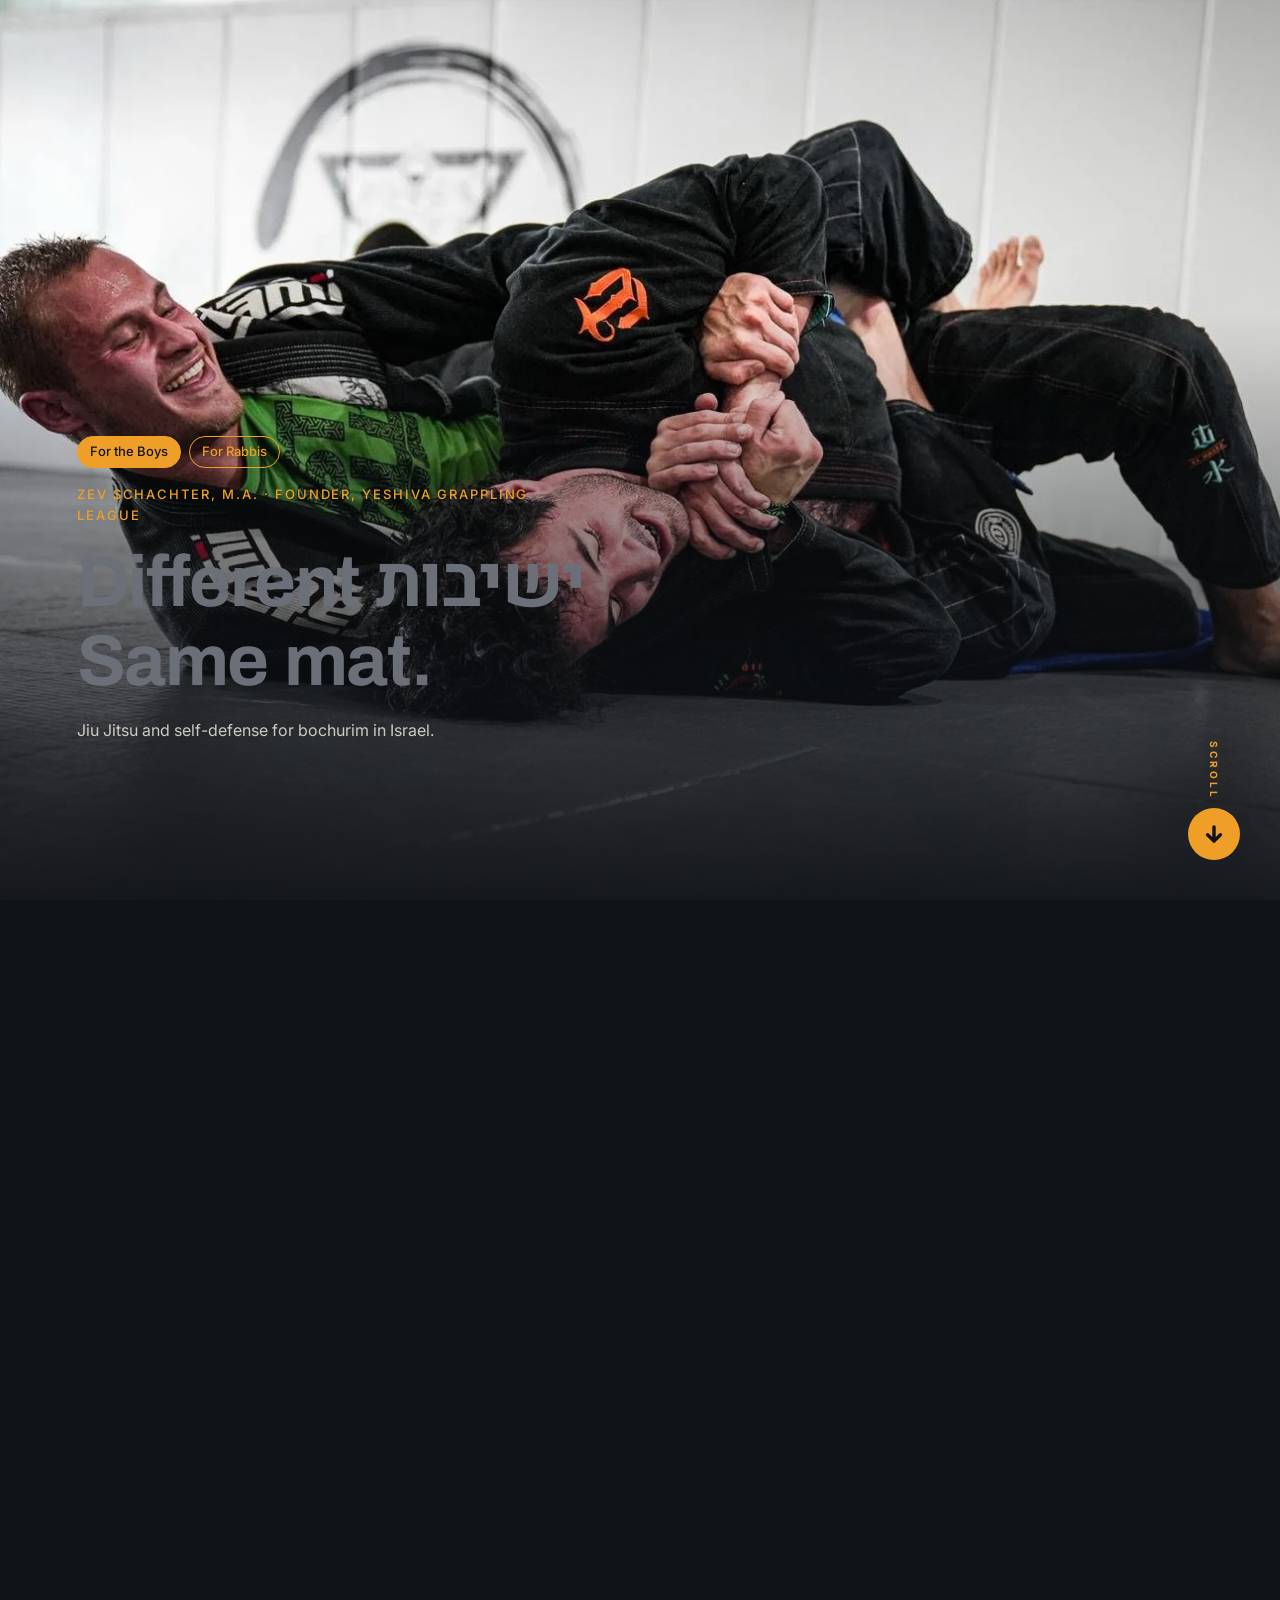
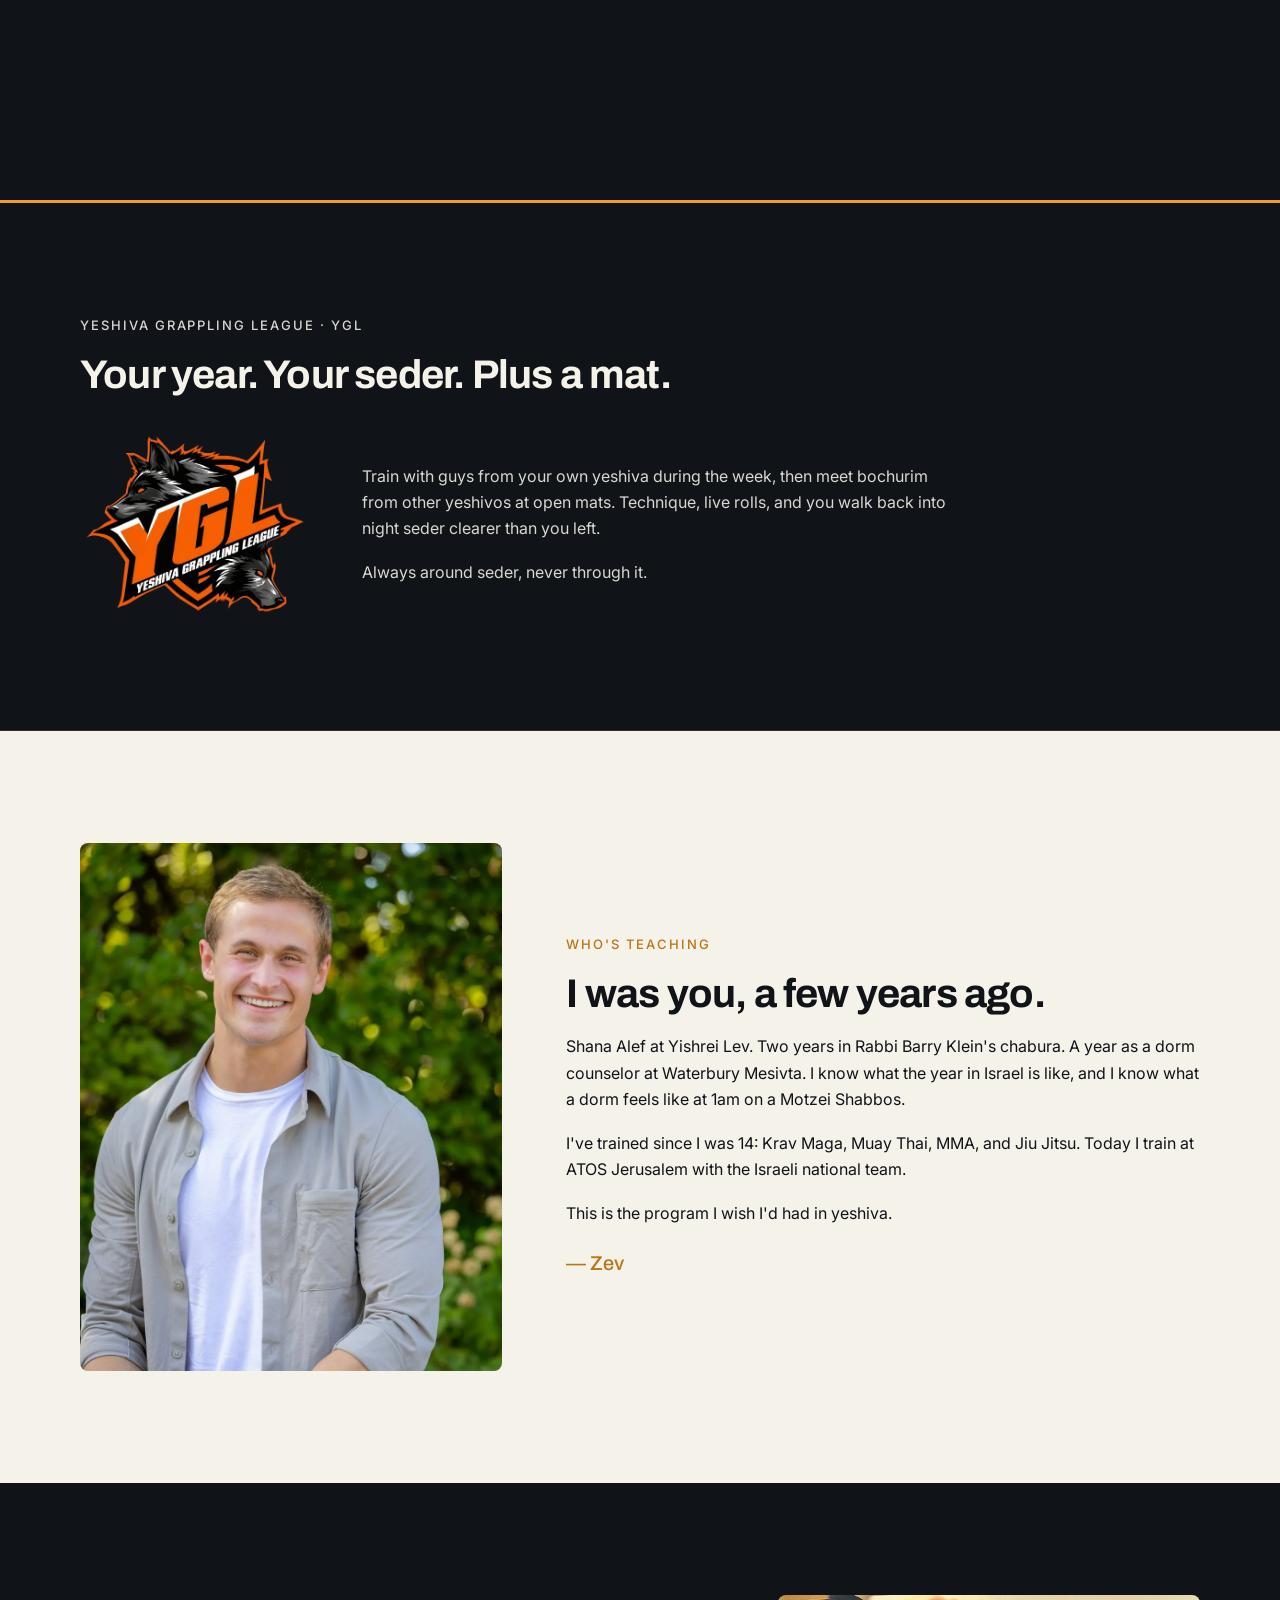
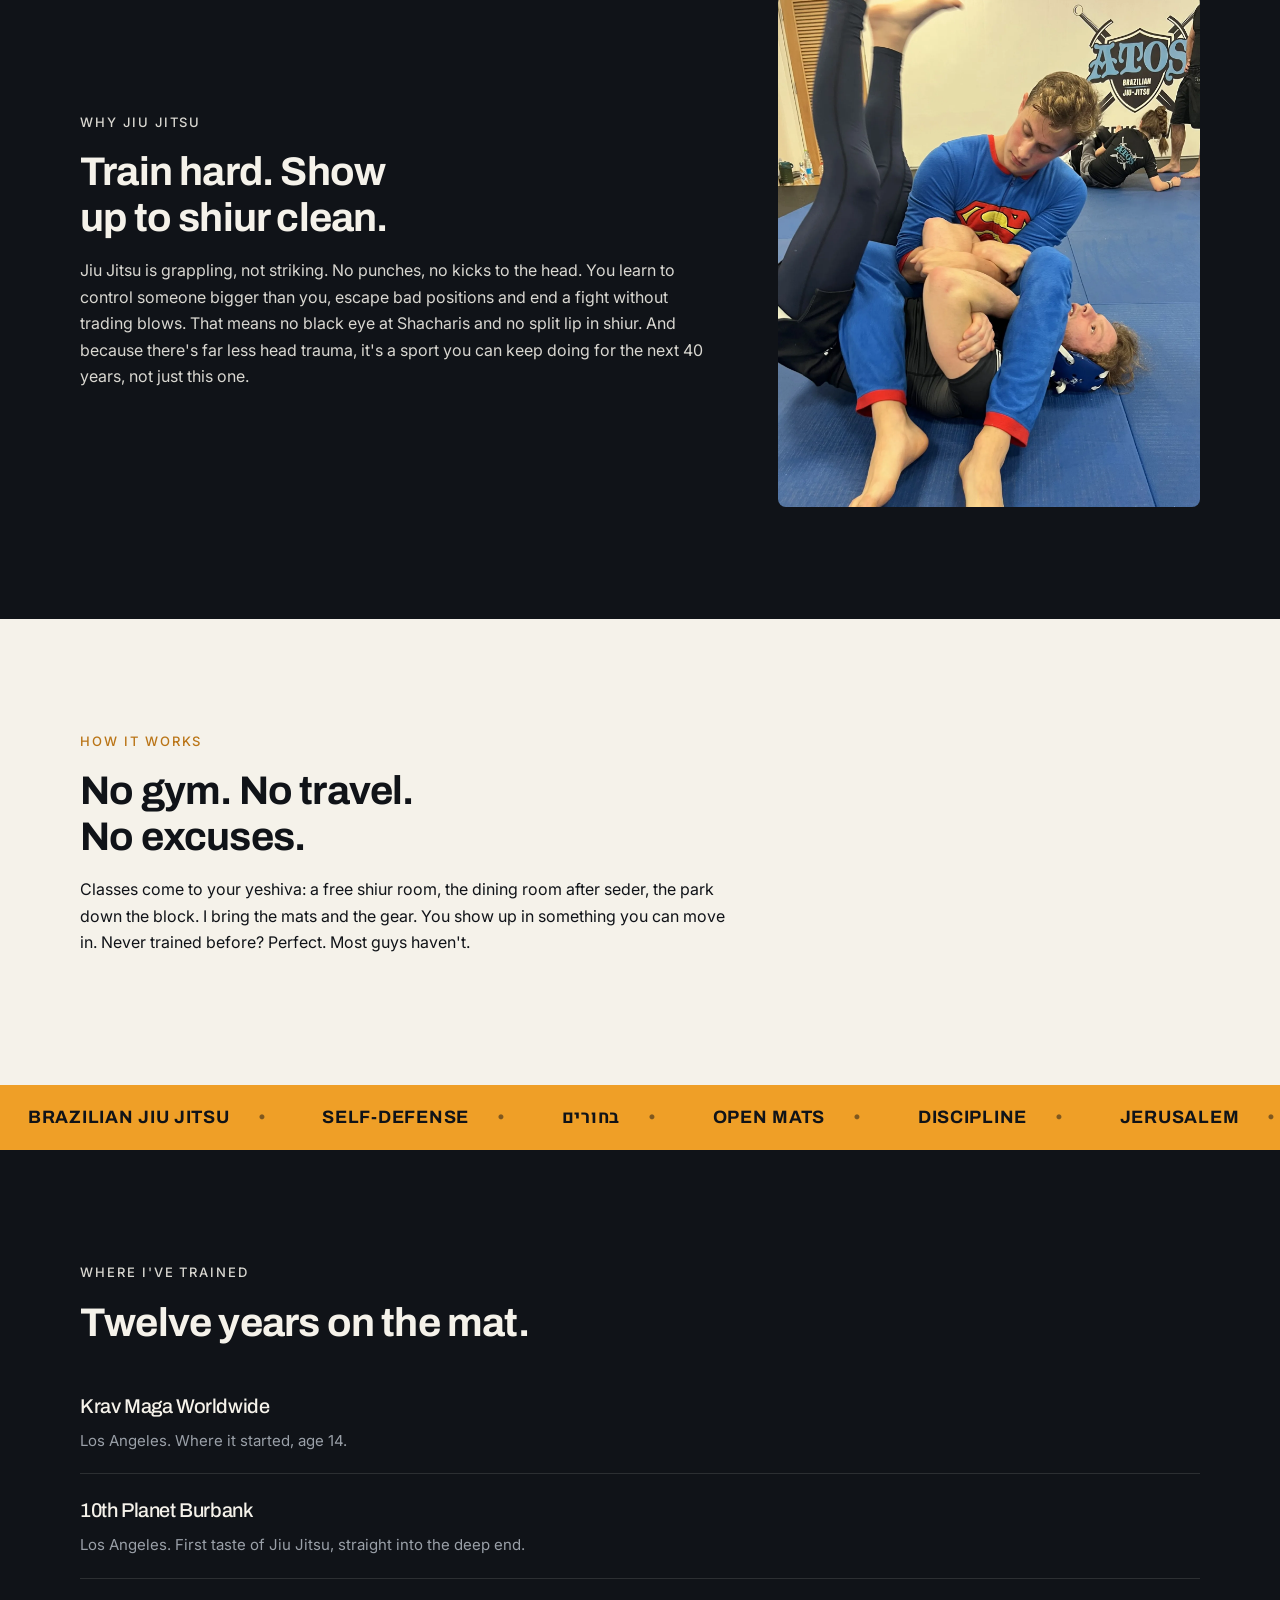
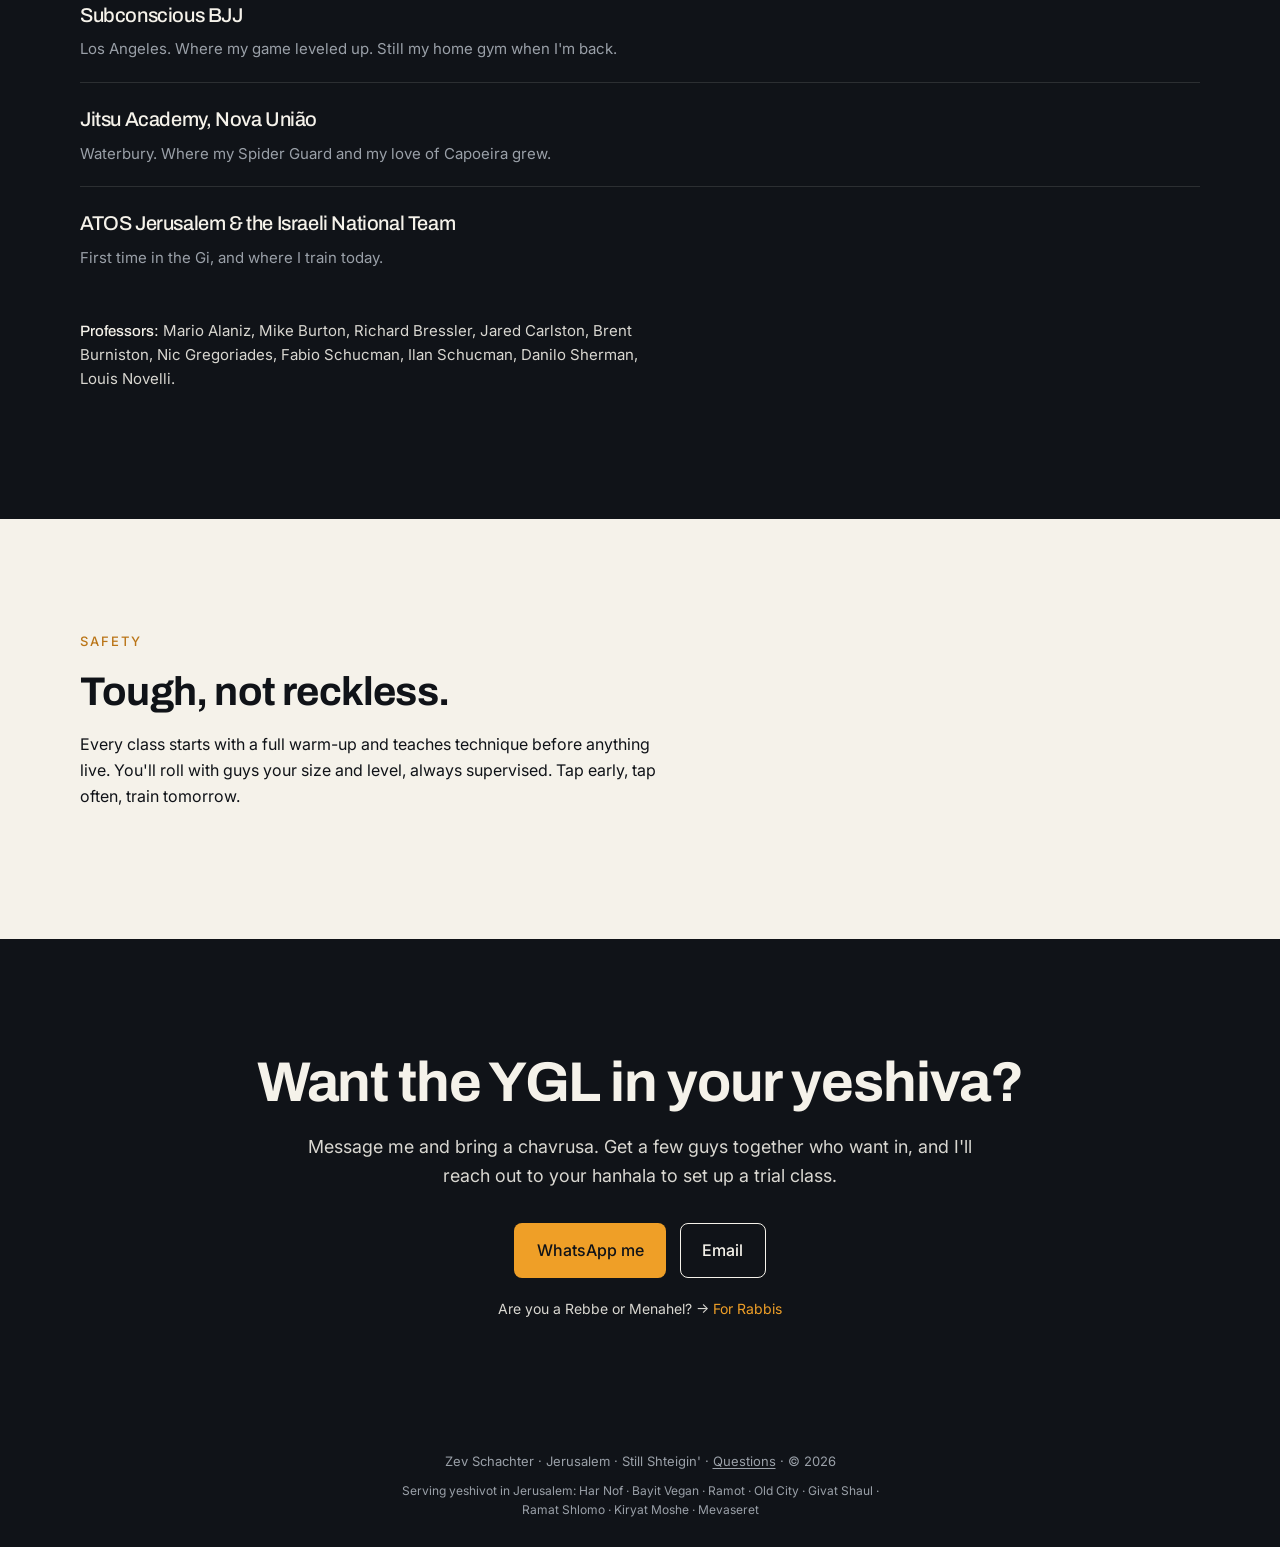
<file: index.html>
<!DOCTYPE html>
<html lang="en" dir="ltr">
<head>
  <meta charset="utf-8">
  <meta name="viewport" content="width=device-width, initial-scale=1">
  <title>Jiu Jitsu &amp; Self-Defense for Yeshiva Bochurim | Yeshiva Grappling League (YGL)</title>
  <meta name="description" content="Train Brazilian Jiu Jitsu and self-defense with the Yeshiva Grappling League. Classes come to your yeshiva in Jerusalem, scheduled around seder. Mats and gear provided.">
  <link rel="canonical" href="https://zev.life/">
  <meta property="og:type" content="website">
  <meta property="og:url" content="https://zev.life/">
  <meta property="og:title" content="Jiu Jitsu &amp; Self-Defense for Yeshiva Bochurim | Yeshiva Grappling League (YGL)">
  <meta property="og:description" content="Train Brazilian Jiu Jitsu and self-defense with the Yeshiva Grappling League. Classes come to your yeshiva in Jerusalem, scheduled around seder. Mats and gear provided.">
  <meta name="twitter:title" content="Jiu Jitsu &amp; Self-Defense for Yeshiva Bochurim | Yeshiva Grappling League (YGL)">
  <meta name="twitter:description" content="Train Brazilian Jiu Jitsu and self-defense with the Yeshiva Grappling League. Classes come to your yeshiva in Jerusalem, scheduled around seder. Mats and gear provided.">
  <meta property="og:image" content="https://zev.life/img/og-image.jpg?v=4">
  <link rel="icon" href="/favicon.ico?v=5" sizes="any">
  <link rel="icon" type="image/png" sizes="32x32" href="/favicon-32.png?v=5">
  <link rel="icon" type="image/png" sizes="48x48" href="/favicon-48.png?v=5">
  <link rel="icon" type="image/png" sizes="192x192" href="/img/icon-192.png?v=5">
  <link rel="icon" type="image/png" sizes="512x512" href="/img/icon-512.png?v=5">
  <link rel="apple-touch-icon" href="/img/apple-touch-icon.png?v=5">
  <meta name="theme-color" content="#101318">
  <link rel="preconnect" href="https://fonts.googleapis.com">
  <link rel="preconnect" href="https://fonts.gstatic.com" crossorigin>
  <link href="https://fonts.googleapis.com/css2?family=Archivo:wght@500;700&family=Heebo:wght@400;500;700&family=Inter:wght@400;500&display=swap" rel="stylesheet">
  <link rel="stylesheet" href="/styles.css?v=10">
  <script type="application/ld+json">
  {
    "@context": "https://schema.org",
    "@graph": [
      {
        "@type": "SportsOrganization",
        "@id": "https://zev.life/#org",
        "name": "Yeshiva Grappling League",
        "alternateName": "YGL",
        "url": "https://zev.life/",
        "logo": "https://zev.life/img/ygl-logo.png",
        "sport": "Brazilian Jiu Jitsu",
        "description": "Brazilian Jiu Jitsu and self-defense programs for English-speaking yeshivot in Israel.",
        "areaServed": [
          { "@type": "City", "name": "Jerusalem" },
          { "@type": "Place", "name": "Har Nof" },
          { "@type": "Place", "name": "Bayit Vegan" },
          { "@type": "Place", "name": "Ramot" },
          { "@type": "Place", "name": "Old City" },
          { "@type": "Place", "name": "Givat Shaul" },
          { "@type": "Place", "name": "Ramat Shlomo" },
          { "@type": "Place", "name": "Kiryat Moshe" },
          { "@type": "Place", "name": "Mevaseret Zion" }
        ],
        "address": {
          "@type": "PostalAddress",
          "addressLocality": "Jerusalem",
          "addressCountry": "IL"
        },
        "knowsLanguage": ["en", "he"],
        "sameAs": [],
        "founder": { "@id": "https://zev.life/#zev" },
        "contactPoint": {
          "@type": "ContactPoint",
          "contactType": "customer service",
          "email": "zevschachter@gmail.com",
          "telephone": "+972-53-534-6480",
          "availableLanguage": ["English", "Hebrew"]
        }
      },
      {
        "@type": "Person",
        "@id": "https://zev.life/#zev",
        "name": "Zev Schachter",
        "honorificSuffix": "M.A.",
        "alternateName": "Zevi Schachter",
        "jobTitle": "Founder & Head Instructor",
        "worksFor": { "@id": "https://zev.life/#org" },
        "url": "https://zev.life/",
        "image": "https://zev.life/img/portrait.jpg"
      },
      {
        "@type": "Service",
        "name": "Brazilian Jiu Jitsu and self-defense classes for yeshivot",
        "serviceType": "Martial arts instruction",
        "provider": { "@id": "https://zev.life/#org" },
        "areaServed": "Jerusalem",
        "audience": { "@type": "Audience", "audienceType": "Yeshiva students" },
        "offers": {
          "@type": "Offer",
          "name": "Free trial class",
          "price": "0",
          "priceCurrency": "ILS"
        }
      },
      {
        "@type": "WebSite",
        "name": "Yeshiva Grappling League",
        "alternateName": "YGL",
        "url": "https://zev.life/"
      }
    ]
  }
  </script>
</head>
<body>
  <main>
    <section class="hero-track" id="hero" aria-label="Hero">
      <div class="hero-sticky">
        <picture>
          <source type="image/webp" srcset="/img/hero.webp">
          <img
            class="hero-img"
            src="/img/hero.jpg"
            alt="Zev Schachter teaching Brazilian Jiu Jitsu in Jerusalem, applying an armlock on the mat"
            width="1600"
            height="909"
            fetchpriority="high"
          >
        </picture>
        <div class="hero-scrim" aria-hidden="true"></div>
        <div class="hero-content">
          <nav class="audience" aria-label="Audience">
            <a href="/" aria-current="page" data-track="audience-boys">For the Boys</a>
            <a href="/rabbis/" data-track="audience-rabbis">For Rabbis</a>
          </nav>
          <p class="eyebrow hero-byline">Zev Schachter, M.A. · <span class="byline-role">Founder, Yeshiva Grappling League</span></p>
          <h1 class="tagline">
            <span class="sr-only">Yeshiva Grappling League (YGL): Jiu Jitsu and self-defense for yeshiva bochurim in Jerusalem.</span>
            <span class="tagline-line" id="tag1" dir="ltr">Different ישיבות</span>
            <span class="tagline-line" id="tag2" dir="ltr">Same mat.</span>
          </h1>
          <p class="hero-sub">Jiu Jitsu and self-defense for bochurim in Israel.</p>
          <a class="btn btn-primary hero-cta" id="heroCta" href="#contact" data-track="hero">Get on the mat</a>
        </div>
        <button class="scroll-cue" type="button" aria-label="Scroll to continue" data-track="scroll-cue">
          <span class="scroll-cue-word" aria-hidden="true">SCROLL</span>
          <span class="scroll-cue-btn" aria-hidden="true">
            <svg width="16" height="16" viewBox="0 0 14 14" fill="none" stroke="currentColor" stroke-width="2.4" stroke-linecap="round" stroke-linejoin="round"><path d="M7 2v10M2.5 7.5 7 12l4.5-4.5"/></svg>
          </span>
        </button>
      </div>
    </section>

    <section class="section section-dark section-ygl" id="ygl">
      <div class="wrap ygl-body reveal">
        <p class="eyebrow">Yeshiva Grappling League · YGL</p>
        <h2>Your year. Your seder. Plus a mat.</h2>
        <div class="ygl-row">
          <div class="ygl-logo">
            <picture>
              <source srcset="/img/ygl-logo.webp?v=4" type="image/webp" />
              <img src="/img/ygl-logo.png?v=4" width="1000" height="813" alt="Yeshiva Grappling League logo – BJJ and grappling for yeshiva students" />
            </picture>
          </div>
          <div class="ygl-copy">
            <p>Train with guys from your own yeshiva during the week, then meet bochurim from other yeshivos at open mats. Technique, live rolls, and you walk back into night seder clearer than you left.</p>
            <p>Always around seder, never through it.</p>
          </div>
        </div>
      </div>
    </section>

    <section class="section section-light" id="about">
      <div class="wrap who-grid">
        <div class="portrait-slot reveal">
          <picture>
            <source type="image/webp" srcset="/img/portrait.webp">
            <img
              src="/img/portrait.jpg"
              alt="Zev Schachter, BJJ instructor for yeshivot in Israel"
              width="1000"
              height="1250"
              loading="lazy"
            >
          </picture>
        </div>
        <div class="who-copy reveal">
          <p class="eyebrow eyebrow-light">Who's Teaching</p>
          <h2>I was you, a few years ago.</h2>
          <p>Shana Alef at Yishrei Lev. Two years in Rabbi Barry Klein's chabura. A year as a dorm counselor at Waterbury Mesivta. I know what the year in Israel is like, and I know what a dorm feels like at 1am on a Motzei Shabbos.</p>
          <p>I've trained since I was 14: Krav Maga, Muay Thai, MMA, and Jiu Jitsu. Today I train at ATOS Jerusalem with the Israeli national team.</p>
          <p>This is the program I wish I'd had in yeshiva.</p>
          <p class="signature">— Zev</p>
        </div>
      </div>
    </section>

    <section class="section section-dark" id="why">
      <div class="wrap grid-why">
        <div class="why-copy reveal">
          <p class="eyebrow">Why Jiu Jitsu</p>
          <h2>Train hard. Show up to shiur clean.</h2>
          <p>Jiu Jitsu is grappling, not striking. No punches, no kicks to the head. You learn to control someone bigger than you, escape bad positions and end a fight without trading blows. That means no black eye at Shacharis and no split lip in shiur. And because there's far less head trauma, it's a sport you can keep doing for the next 40 years, not just this one.</p>
        </div>
        <div class="why-media reveal">
          <picture>
            <source type="image/webp" srcset="/img/teaching.webp">
            <img
              class="teaching"
              src="/img/teaching.jpg"
              alt="Zev Schachter demonstrating a Jiu Jitsu technique at ATOS Jerusalem"
              width="1600"
              height="2133"
              loading="lazy"
            >
          </picture>
        </div>
      </div>
    </section>

    <section class="section section-light" id="how">
      <div class="wrap">
        <p class="eyebrow eyebrow-light reveal">How It Works</p>
        <h2 class="reveal">No gym. No travel. No excuses.</h2>
        <p>Classes come to your yeshiva: a free shiur room, the dining room after seder, the park down the block. I bring the mats and the gear. You show up in something you can move in. Never trained before? Perfect. Most guys haven't.</p>
      </div>
    </section>

    <section class="term-strip" aria-label="Program focus">
      <div class="term-track">
        <ul class="term-list">
          <li>Brazilian Jiu Jitsu</li>
          <li>Self-Defense</li>
          <li lang="he">בחורים</li>
          <li>Open Mats</li>
          <li>Discipline</li>
          <li>Jerusalem</li>
          <li lang="he">הגנה עצמית</li>
          <li>Confidence</li>
          <li>No-Gi &amp; Gi</li>
          <li>Shana Alef</li>
          <li lang="he">ג'יו ג'יטסו</li>
          <li>Middos on the Mat</li>
          <li>Grappling</li>
          <li>Yeshiva Grappling League</li>
          <li>Jiu Jitsu for yeshiva students</li>
          <li>Grappling for yeshiva bochurim</li>
          <li>Achdus</li>
          <li>Eretz Yisroel</li>
          <li>Healthy Outlet</li>
          <li>Less head trauma</li>
          <li>No-strike self-defense</li>
        </ul>
        <ul class="term-list" aria-hidden="true">
          <li>Brazilian Jiu Jitsu</li>
          <li>Self-Defense</li>
          <li lang="he">בחורים</li>
          <li>Open Mats</li>
          <li>Discipline</li>
          <li>Jerusalem</li>
          <li lang="he">הגנה עצמית</li>
          <li>Confidence</li>
          <li>No-Gi &amp; Gi</li>
          <li>Shana Alef</li>
          <li lang="he">ג'יו ג'יטסו</li>
          <li>Middos on the Mat</li>
          <li>Grappling</li>
          <li>Yeshiva Grappling League</li>
          <li>Jiu Jitsu for yeshiva students</li>
          <li>Grappling for yeshiva bochurim</li>
          <li>Achdus</li>
          <li>Eretz Yisroel</li>
          <li>Healthy Outlet</li>
          <li>Less head trauma</li>
          <li>No-strike self-defense</li>
        </ul>
      </div>
    </section>

    <section class="section section-dark" id="trained">
      <div class="wrap">
        <p class="eyebrow reveal">Where I've Trained</p>
        <h2 class="reveal">Twelve years on the mat.</h2>
        <ul class="gyms">
          <li class="reveal">
            <span class="gym-name">Krav Maga Worldwide</span>
            <span class="gym-note">Los Angeles. Where it started, age 14.</span>
          </li>
          <li class="reveal">
            <span class="gym-name">10th Planet Burbank</span>
            <span class="gym-note">Los Angeles. First taste of Jiu Jitsu, straight into the deep end.</span>
          </li>
          <li class="reveal">
            <span class="gym-name">Subconscious BJJ</span>
            <span class="gym-note">Los Angeles. Where my game leveled up. Still my home gym when I'm back.</span>
          </li>
          <li class="reveal">
            <span class="gym-name">Jitsu Academy, Nova União</span>
            <span class="gym-note">Waterbury. Where my Spider Guard and my love of Capoeira grew.</span>
          </li>
          <li class="reveal">
            <span class="gym-name">ATOS Jerusalem &amp; the Israeli National Team</span>
            <span class="gym-note">First time in the Gi, and where I train today.</span>
          </li>
        </ul>
        <p class="coaches"><span class="coaches-label">Professors:</span> Mario Alaniz, Mike Burton, Richard Bressler, Jared Carlston, Brent Burniston, Nic Gregoriades, Fabio Schucman, Ilan Schucman, Danilo Sherman, Louis Novelli.</p>
      </div>
    </section>

    <section class="section section-light" id="safety">
      <div class="wrap reveal">
        <p class="eyebrow eyebrow-light">Safety</p>
        <h2>Tough, not reckless.</h2>
        <p>Every class starts with a full warm-up and teaches technique before anything live. You'll roll with guys your size and level, always supervised. Tap early, tap often, train tomorrow.</p>
      </div>
    </section>

    <section class="section section-dark section-contact" id="contact">
      <div class="wrap wrap-center reveal">
        <h2 class="contact-title">Want the YGL in your yeshiva?</h2>
        <p class="contact-sub">Message me and bring a chavrusa. Get a few guys together who want in, and I'll reach out to your hanhala to set up a trial class.</p>
        <div class="contact-actions">
          <a class="btn btn-primary" data-track="whatsapp" href="https://wa.me/972535346480?text=Hi%20Zev%2C%20I%27m%20a%20bochur%20at%20%5Byeshiva%5D%20and%20I%20want%20to%20start%20training%20with%20the%20Yeshiva%20Grappling%20League.">WhatsApp me</a>
          <a class="btn btn-outline" data-track="email" href="mailto:zevschachter@gmail.com">Email</a>
        </div>
        <p class="contact-switch">Are you a Rebbe or Menahel? → <a href="/rabbis/">For Rabbis</a></p>
      </div>
    </section>
  </main>

  <footer class="site-footer" id="footer">
    <p>Zev Schachter · Jerusalem · Still Shteigin' · <a href="/faq">Questions</a> · © 2026</p>
    <p class="footer-places">Serving yeshivot in Jerusalem: Har Nof · Bayit Vegan · Ramot · Old City · Givat Shaul · Ramat Shlomo · Kiryat Moshe · Mevaseret</p>
  </footer>

  <a class="sticky-cta" id="stickyCta" href="#contact" hidden>Get on the mat</a>

  <script src="/main.js?v=10" defer></script>
  <script defer src="https://static.cloudflareinsights.com/beacon.min.js" data-cf-beacon='{"token": "CF_BEACON_TOKEN"}'></script>
</body>
</html>
</file>
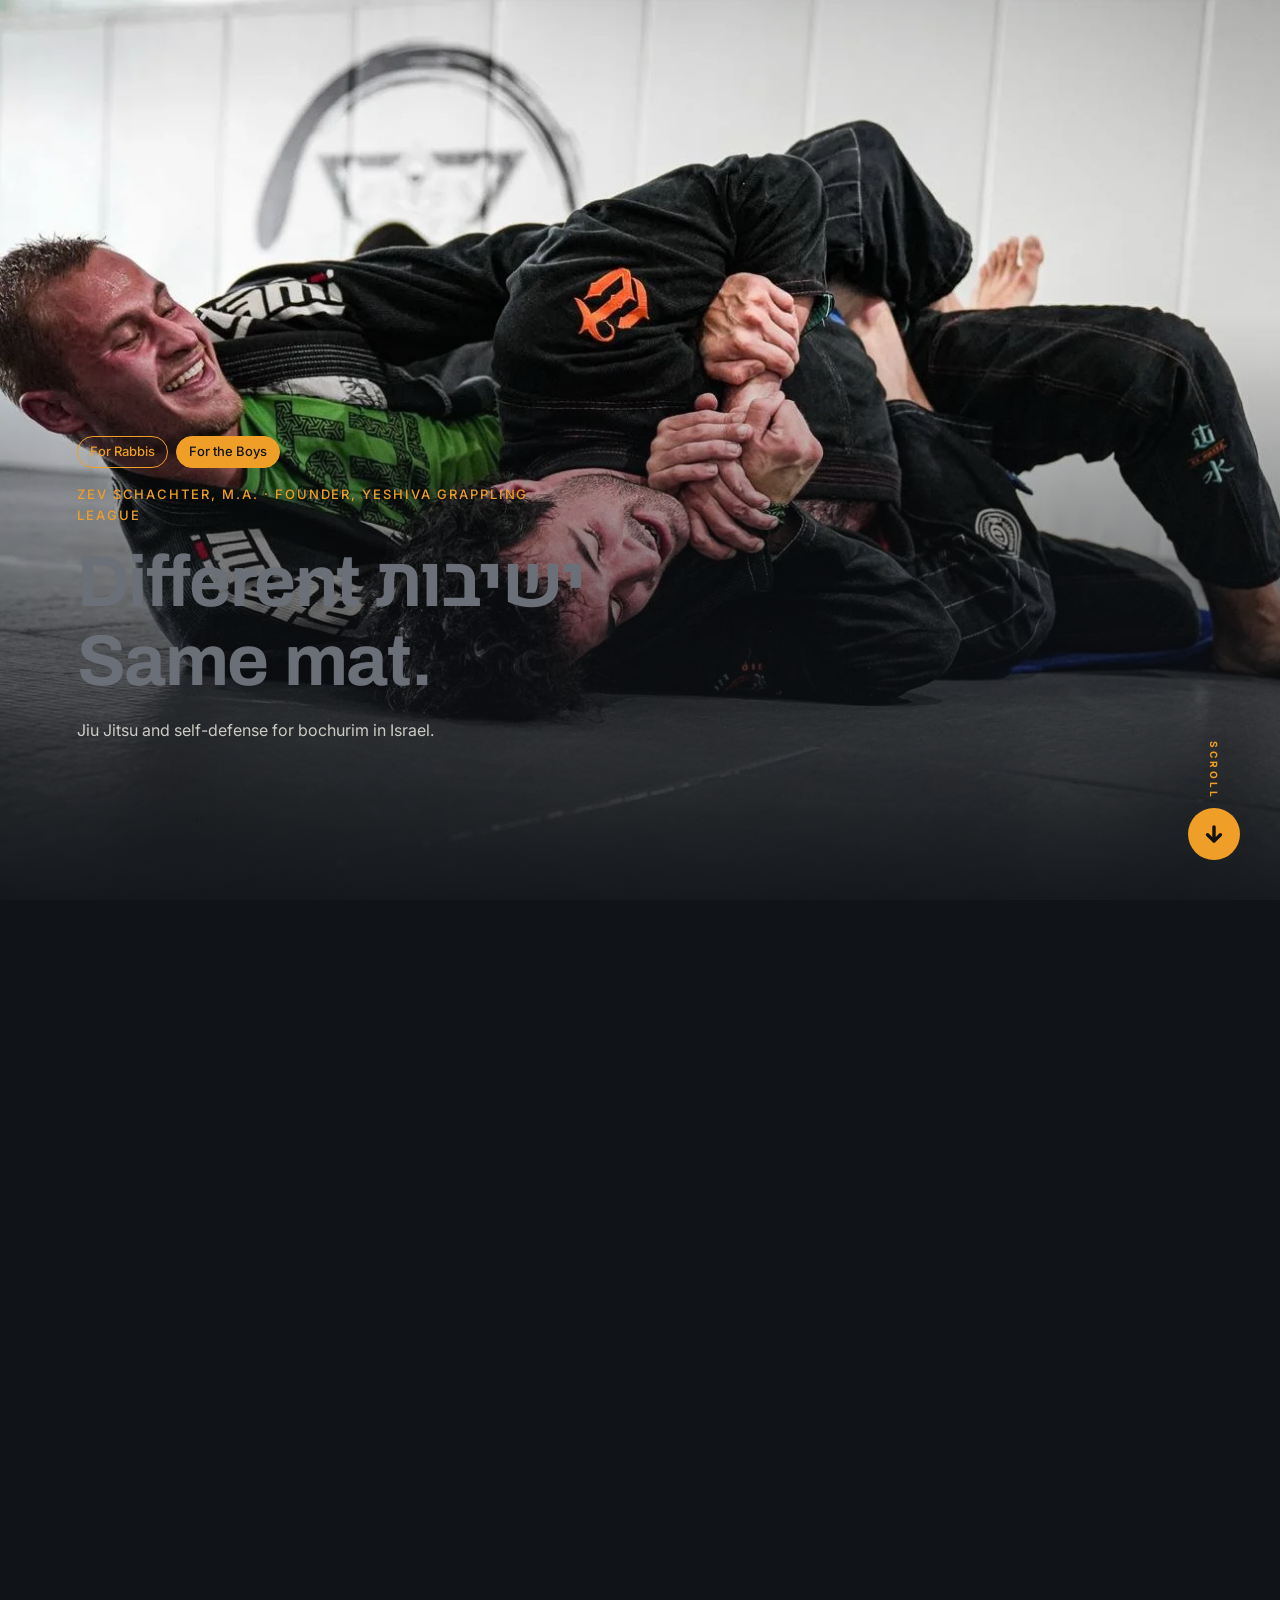
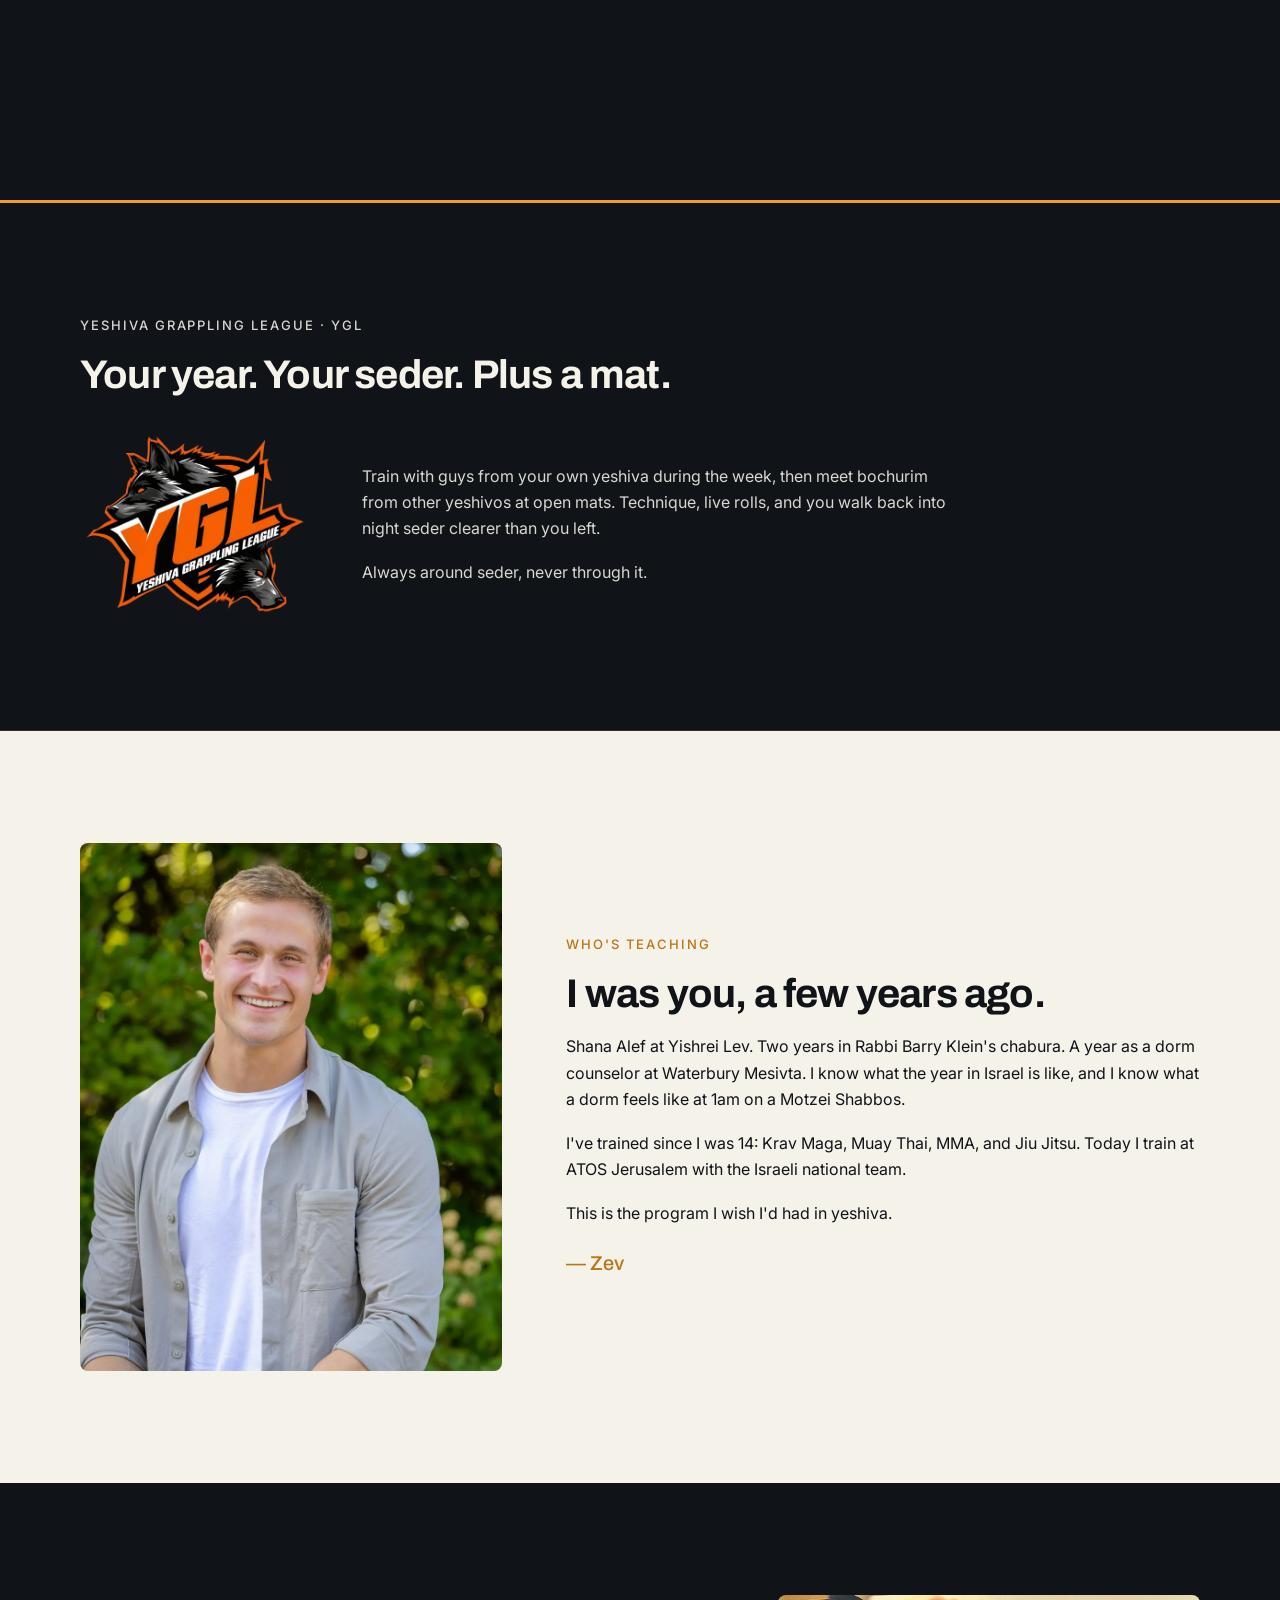
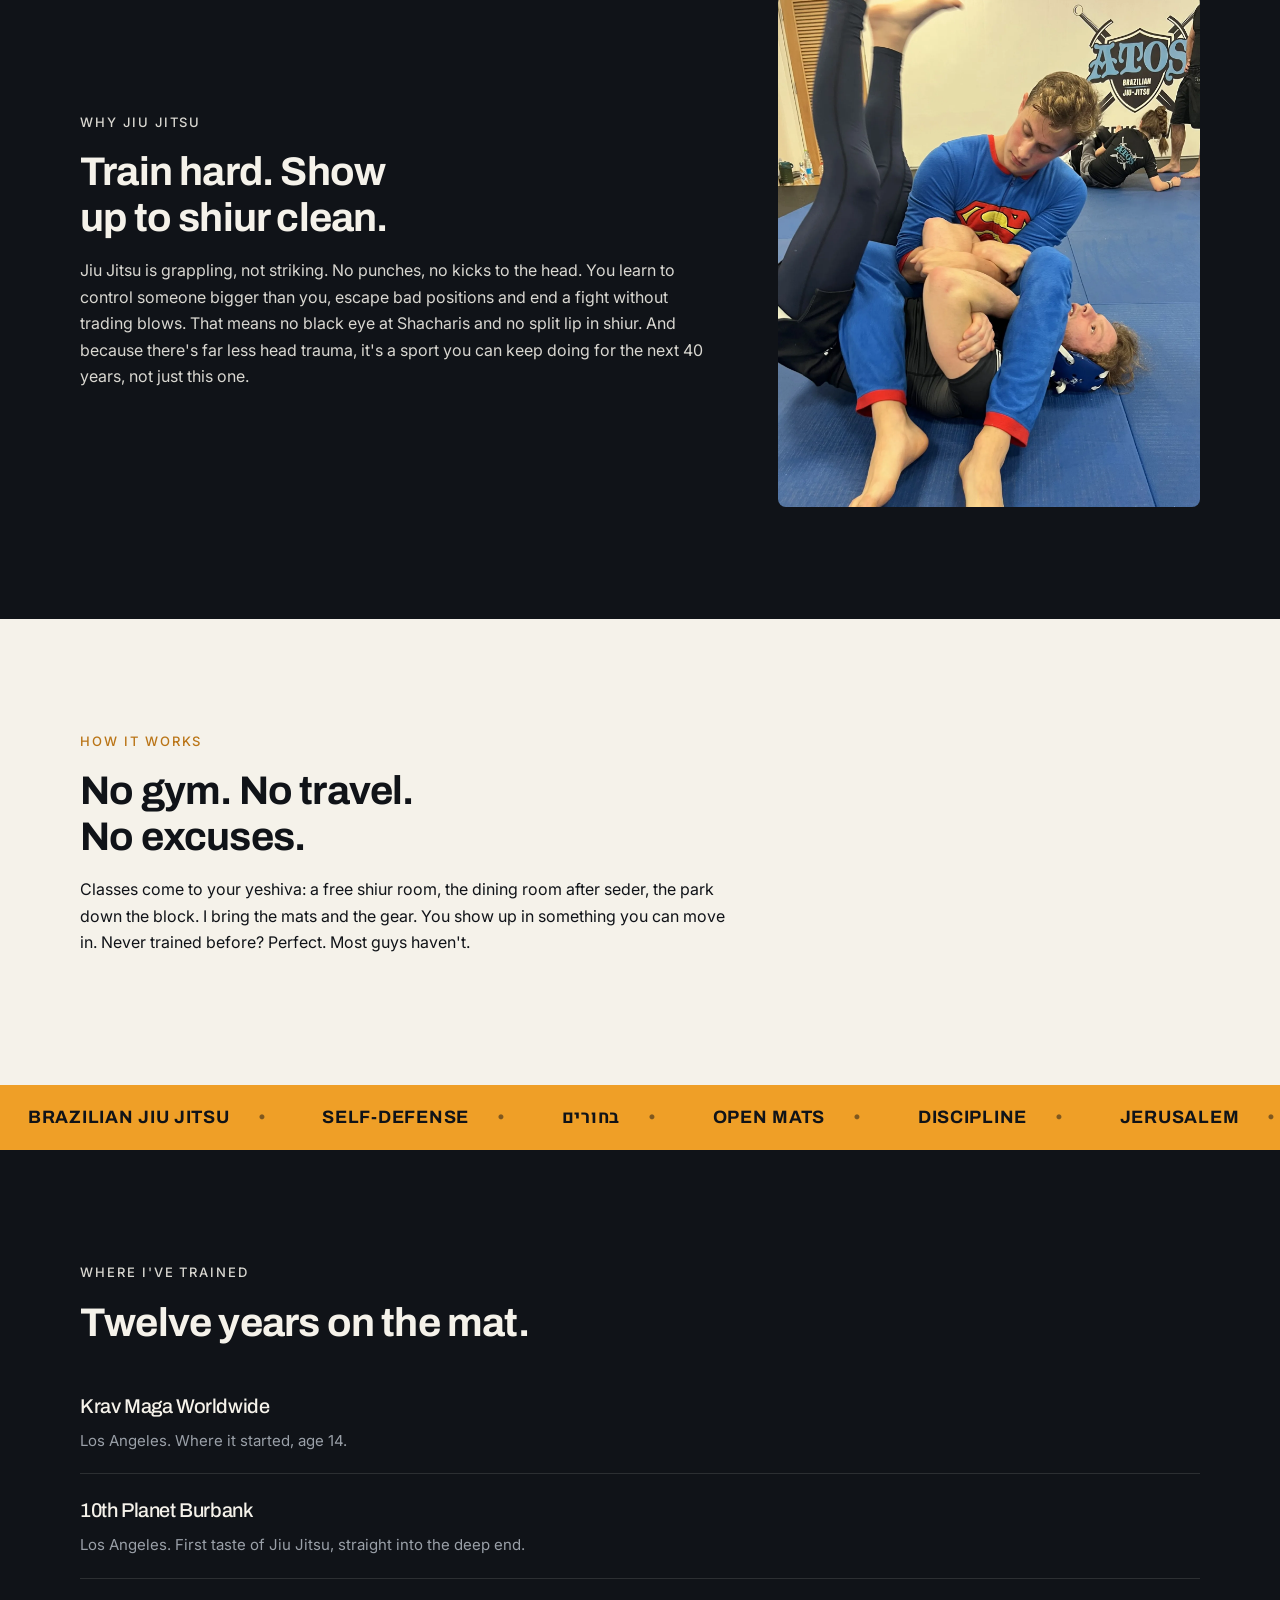
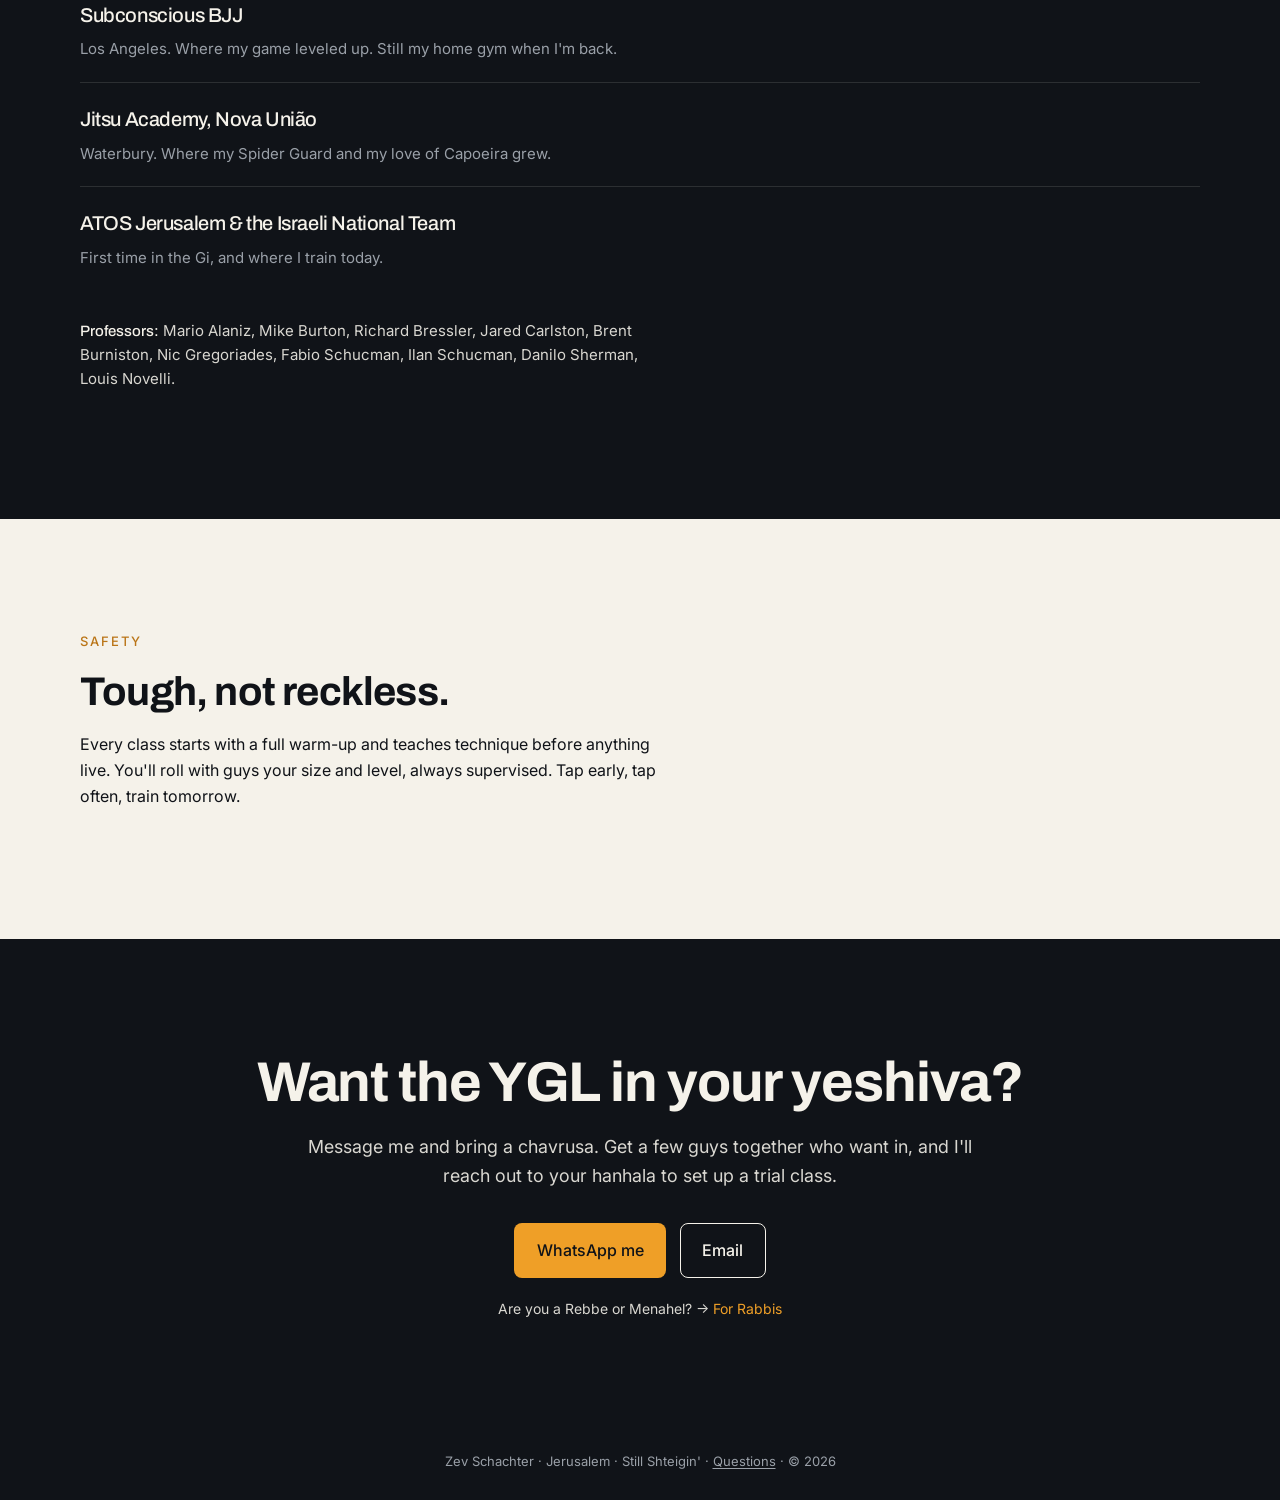
<file: boys/index.html>
<!DOCTYPE html>
<html lang="en" dir="ltr">
<head>
  <meta charset="utf-8">
  <meta name="viewport" content="width=device-width, initial-scale=1">
  <title>Jiu Jitsu &amp; Self-Defense for Yeshiva Bochurim | Yeshiva Grappling League (YGL)</title>
  <meta name="description" content="Train Brazilian Jiu Jitsu and self-defense with the Yeshiva Grappling League. Classes come to your yeshiva in Jerusalem, scheduled around seder. Mats and gear provided.">
  <link rel="canonical" href="https://zev.life/boys">
  <meta property="og:type" content="website">
  <meta property="og:url" content="https://zev.life/boys">
  <meta property="og:title" content="Jiu Jitsu &amp; Self-Defense for Yeshiva Bochurim | Yeshiva Grappling League (YGL)">
  <meta property="og:description" content="Train Brazilian Jiu Jitsu and self-defense with the Yeshiva Grappling League. Classes come to your yeshiva in Jerusalem, scheduled around seder. Mats and gear provided.">
  <meta name="twitter:title" content="Jiu Jitsu &amp; Self-Defense for Yeshiva Bochurim | Yeshiva Grappling League (YGL)">
  <meta name="twitter:description" content="Train Brazilian Jiu Jitsu and self-defense with the Yeshiva Grappling League. Classes come to your yeshiva in Jerusalem, scheduled around seder. Mats and gear provided.">
  <meta property="og:image" content="https://zev.life/img/og-image.jpg?v=4">
  <link rel="icon" href="/favicon.ico" sizes="any">
  <link rel="icon" type="image/png" sizes="32x32" href="/favicon-32.png?v=4" />
  <link rel="icon" type="image/png" sizes="48x48" href="/favicon-48.png?v=4" />
  <link rel="icon" type="image/png" sizes="192x192" href="/img/icon-192.png?v=4" />
  <link rel="icon" type="image/png" sizes="512x512" href="/img/icon-512.png?v=4" />
  <link rel="apple-touch-icon" href="/img/apple-touch-icon.png?v=4" />
  <meta name="theme-color" content="#101318" />
  <link rel="preconnect" href="https://fonts.googleapis.com">
  <link rel="preconnect" href="https://fonts.gstatic.com" crossorigin>
  <link href="https://fonts.googleapis.com/css2?family=Archivo:wght@500;700&family=Heebo:wght@400;500;700&family=Inter:wght@400;500&display=swap" rel="stylesheet">
  <link rel="stylesheet" href="/styles.css?v=8">
  <script type="application/ld+json">
  {
    "@context": "https://schema.org",
    "@graph": [
      {
        "@type": "SportsOrganization",
        "@id": "https://zev.life/#org",
        "name": "Yeshiva Grappling League",
        "alternateName": "YGL",
        "url": "https://zev.life/",
        "logo": "https://zev.life/img/ygl-logo.png",
        "sport": "Brazilian Jiu Jitsu",
        "description": "Brazilian Jiu Jitsu and self-defense programs for English-speaking yeshivot in Israel.",
        "areaServed": { "@type": "Country", "name": "Israel" },
        "founder": { "@id": "https://zev.life/#zev" },
        "contactPoint": {
          "@type": "ContactPoint",
          "contactType": "customer service",
          "email": "zevschachter@gmail.com",
          "telephone": "+972-53-534-6480",
          "availableLanguage": ["English", "Hebrew"]
        }
      },
      {
        "@type": "Person",
        "@id": "https://zev.life/#zev",
        "name": "Zev Schachter",
        "honorificSuffix": "M.A.",
        "alternateName": "Zevi Schachter",
        "jobTitle": "Founder & Head Instructor",
        "worksFor": { "@id": "https://zev.life/#org" },
        "url": "https://zev.life/",
        "image": "https://zev.life/img/portrait.jpg"
      }
    ]
  }
  </script>
</head>
<body>
  <main>
    <section class="hero-track" id="hero" aria-label="Hero">
      <div class="hero-sticky">
        <picture>
          <source type="image/webp" srcset="/img/hero.webp">
          <img
            class="hero-img"
            src="/img/hero.jpg"
            alt="Zev Schachter teaching Brazilian Jiu Jitsu in Jerusalem, applying an armlock on the mat"
            width="1600"
            height="909"
            fetchpriority="high"
          >
        </picture>
        <div class="hero-scrim" aria-hidden="true"></div>
        <div class="hero-content">
          <nav class="audience" aria-label="Audience">
            <a href="/">For Rabbis</a>
            <a href="/boys" aria-current="page">For the Boys</a>
          </nav>
          <p class="eyebrow hero-byline">Zev Schachter, M.A. · <span class="byline-role">Founder, Yeshiva Grappling League</span></p>
          <h1 class="tagline">
            <span class="tagline-line" id="tag1" dir="ltr">Different ישיבות</span>
            <span class="tagline-line" id="tag2" dir="ltr">Same mat.</span>
          </h1>
          <p class="hero-sub">Jiu Jitsu and self-defense for bochurim in Israel.</p>
          <a class="btn btn-primary hero-cta" id="heroCta" href="#contact">Get on the mat</a>
        </div>
        <button class="scroll-cue" type="button" aria-label="Scroll to continue">
          <span class="scroll-cue-word" aria-hidden="true">SCROLL</span>
          <span class="scroll-cue-btn" aria-hidden="true">
            <svg width="16" height="16" viewBox="0 0 14 14" fill="none" stroke="currentColor" stroke-width="2.4" stroke-linecap="round" stroke-linejoin="round"><path d="M7 2v10M2.5 7.5 7 12l4.5-4.5"/></svg>
          </span>
        </button>
      </div>
    </section>

    <section class="section section-dark section-ygl" id="ygl">
      <div class="wrap ygl-body reveal">
        <p class="eyebrow">Yeshiva Grappling League · YGL</p>
        <h2>Your year. Your seder. Plus a mat.</h2>
        <div class="ygl-row">
          <div class="ygl-logo">
            <picture>
              <source srcset="/img/ygl-logo.webp?v=4" type="image/webp" />
              <img src="/img/ygl-logo.png?v=4" width="1000" height="813" alt="Yeshiva Grappling League logo – BJJ and grappling for yeshiva students" />
            </picture>
          </div>
          <div class="ygl-copy">
            <p>Train with guys from your own yeshiva during the week, then meet bochurim from other yeshivos at open mats. Technique, live rolls, and you walk back into night seder clearer than you left.</p>
            <p>Always around seder, never through it.</p>
          </div>
        </div>
      </div>
    </section>

    <section class="section section-light" id="about">
      <div class="wrap who-grid">
        <div class="portrait-slot reveal">
          <picture>
            <source type="image/webp" srcset="/img/portrait.webp">
            <img
              src="/img/portrait.jpg"
              alt="Zev Schachter, BJJ instructor for yeshivot in Israel"
              width="1000"
              height="1250"
              loading="lazy"
            >
          </picture>
        </div>
        <div class="who-copy reveal">
          <p class="eyebrow eyebrow-light">Who's Teaching</p>
          <h2>I was you, a few years ago.</h2>
          <p>Shana Alef at Yishrei Lev. Two years in Rabbi Barry Klein's chabura. A year as a dorm counselor at Waterbury Mesivta. I know what the year in Israel is like, and I know what a dorm feels like at 1am on a Motzei Shabbos.</p>
          <p>I've trained since I was 14: Krav Maga, Muay Thai, MMA, and Jiu Jitsu. Today I train at ATOS Jerusalem with the Israeli national team.</p>
          <p>This is the program I wish I'd had in yeshiva.</p>
          <p class="signature">— Zev</p>
        </div>
      </div>
    </section>

    <section class="section section-dark" id="why">
      <div class="wrap grid-why">
        <div class="why-copy reveal">
          <p class="eyebrow">Why Jiu Jitsu</p>
          <h2>Train hard. Show up to shiur clean.</h2>
          <p>Jiu Jitsu is grappling, not striking. No punches, no kicks to the head. You learn to control someone bigger than you, escape bad positions and end a fight without trading blows. That means no black eye at Shacharis and no split lip in shiur. And because there's far less head trauma, it's a sport you can keep doing for the next 40 years, not just this one.</p>
        </div>
        <div class="why-media reveal">
          <picture>
            <source type="image/webp" srcset="/img/teaching.webp">
            <img
              class="teaching"
              src="/img/teaching.jpg"
              alt="Zev Schachter demonstrating a Jiu Jitsu technique at ATOS Jerusalem"
              width="1600"
              height="2133"
              loading="lazy"
            >
          </picture>
        </div>
      </div>
    </section>

    <section class="section section-light" id="how">
      <div class="wrap">
        <p class="eyebrow eyebrow-light reveal">How It Works</p>
        <h2 class="reveal">No gym. No travel. No excuses.</h2>
        <p>Classes come to your yeshiva: a free shiur room, the dining room after seder, the park down the block. I bring the mats and the gear. You show up in something you can move in. Never trained before? Perfect. Most guys haven't.</p>
      </div>
    </section>

    <section class="term-strip" aria-label="Program focus">
      <div class="term-track">
        <ul class="term-list">
          <li>Brazilian Jiu Jitsu</li>
          <li>Self-Defense</li>
          <li lang="he">בחורים</li>
          <li>Open Mats</li>
          <li>Discipline</li>
          <li>Jerusalem</li>
          <li lang="he">הגנה עצמית</li>
          <li>Confidence</li>
          <li>No-Gi &amp; Gi</li>
          <li>Shana Alef</li>
          <li lang="he">ג'יו ג'יטסו</li>
          <li>Middos on the Mat</li>
          <li>Grappling</li>
          <li>Yeshiva Grappling League</li>
          <li>Jiu Jitsu for yeshiva students</li>
          <li>Grappling for yeshiva bochurim</li>
          <li>Achdus</li>
          <li>Eretz Yisroel</li>
          <li>Healthy Outlet</li>
          <li>Less head trauma</li>
          <li>No-strike self-defense</li>
        </ul>
        <ul class="term-list" aria-hidden="true">
          <li>Brazilian Jiu Jitsu</li>
          <li>Self-Defense</li>
          <li lang="he">בחורים</li>
          <li>Open Mats</li>
          <li>Discipline</li>
          <li>Jerusalem</li>
          <li lang="he">הגנה עצמית</li>
          <li>Confidence</li>
          <li>No-Gi &amp; Gi</li>
          <li>Shana Alef</li>
          <li lang="he">ג'יו ג'יטסו</li>
          <li>Middos on the Mat</li>
          <li>Grappling</li>
          <li>Yeshiva Grappling League</li>
          <li>Jiu Jitsu for yeshiva students</li>
          <li>Grappling for yeshiva bochurim</li>
          <li>Achdus</li>
          <li>Eretz Yisroel</li>
          <li>Healthy Outlet</li>
          <li>Less head trauma</li>
          <li>No-strike self-defense</li>
        </ul>
      </div>
    </section>

    <section class="section section-dark" id="trained">
      <div class="wrap">
        <p class="eyebrow reveal">Where I've Trained</p>
        <h2 class="reveal">Twelve years on the mat.</h2>
        <ul class="gyms">
          <li class="reveal">
            <span class="gym-name">Krav Maga Worldwide</span>
            <span class="gym-note">Los Angeles. Where it started, age 14.</span>
          </li>
          <li class="reveal">
            <span class="gym-name">10th Planet Burbank</span>
            <span class="gym-note">Los Angeles. First taste of Jiu Jitsu, straight into the deep end.</span>
          </li>
          <li class="reveal">
            <span class="gym-name">Subconscious BJJ</span>
            <span class="gym-note">Los Angeles. Where my game leveled up. Still my home gym when I'm back.</span>
          </li>
          <li class="reveal">
            <span class="gym-name">Jitsu Academy, Nova União</span>
            <span class="gym-note">Waterbury. Where my Spider Guard and my love of Capoeira grew.</span>
          </li>
          <li class="reveal">
            <span class="gym-name">ATOS Jerusalem &amp; the Israeli National Team</span>
            <span class="gym-note">First time in the Gi, and where I train today.</span>
          </li>
        </ul>
        <p class="coaches"><span class="coaches-label">Professors:</span> Mario Alaniz, Mike Burton, Richard Bressler, Jared Carlston, Brent Burniston, Nic Gregoriades, Fabio Schucman, Ilan Schucman, Danilo Sherman, Louis Novelli.</p>
      </div>
    </section>

    <section class="section section-light" id="safety">
      <div class="wrap reveal">
        <p class="eyebrow eyebrow-light">Safety</p>
        <h2>Tough, not reckless.</h2>
        <p>Every class starts with a full warm-up and teaches technique before anything live. You'll roll with guys your size and level, always supervised. Tap early, tap often, train tomorrow.</p>
      </div>
    </section>

    <section class="section section-dark section-contact" id="contact">
      <div class="wrap wrap-center reveal">
        <h2 class="contact-title">Want the YGL in your yeshiva?</h2>
        <p class="contact-sub">Message me and bring a chavrusa. Get a few guys together who want in, and I'll reach out to your hanhala to set up a trial class.</p>
        <div class="contact-actions">
          <a class="btn btn-primary" href="https://wa.me/972535346480?text=Hi%20Zev%2C%20I%27m%20a%20bochur%20at%20%5Byeshiva%5D%20and%20I%20want%20to%20start%20training%20with%20the%20Yeshiva%20Grappling%20League.">WhatsApp me</a>
          <a class="btn btn-outline" href="mailto:zevschachter@gmail.com">Email</a>
        </div>
        <p class="contact-switch">Are you a Rebbe or Menahel? → <a href="/">For Rabbis</a></p>
      </div>
    </section>
  </main>

  <footer class="site-footer" id="footer">
    <p>Zev Schachter · Jerusalem · Still Shteigin' · <a href="/faq">Questions</a> · © 2026</p>
  </footer>

  <a class="sticky-cta" id="stickyCta" href="#contact" hidden>Get on the mat</a>

  <script src="/main.js?v=8" defer></script>
</body>
</html>
</file>
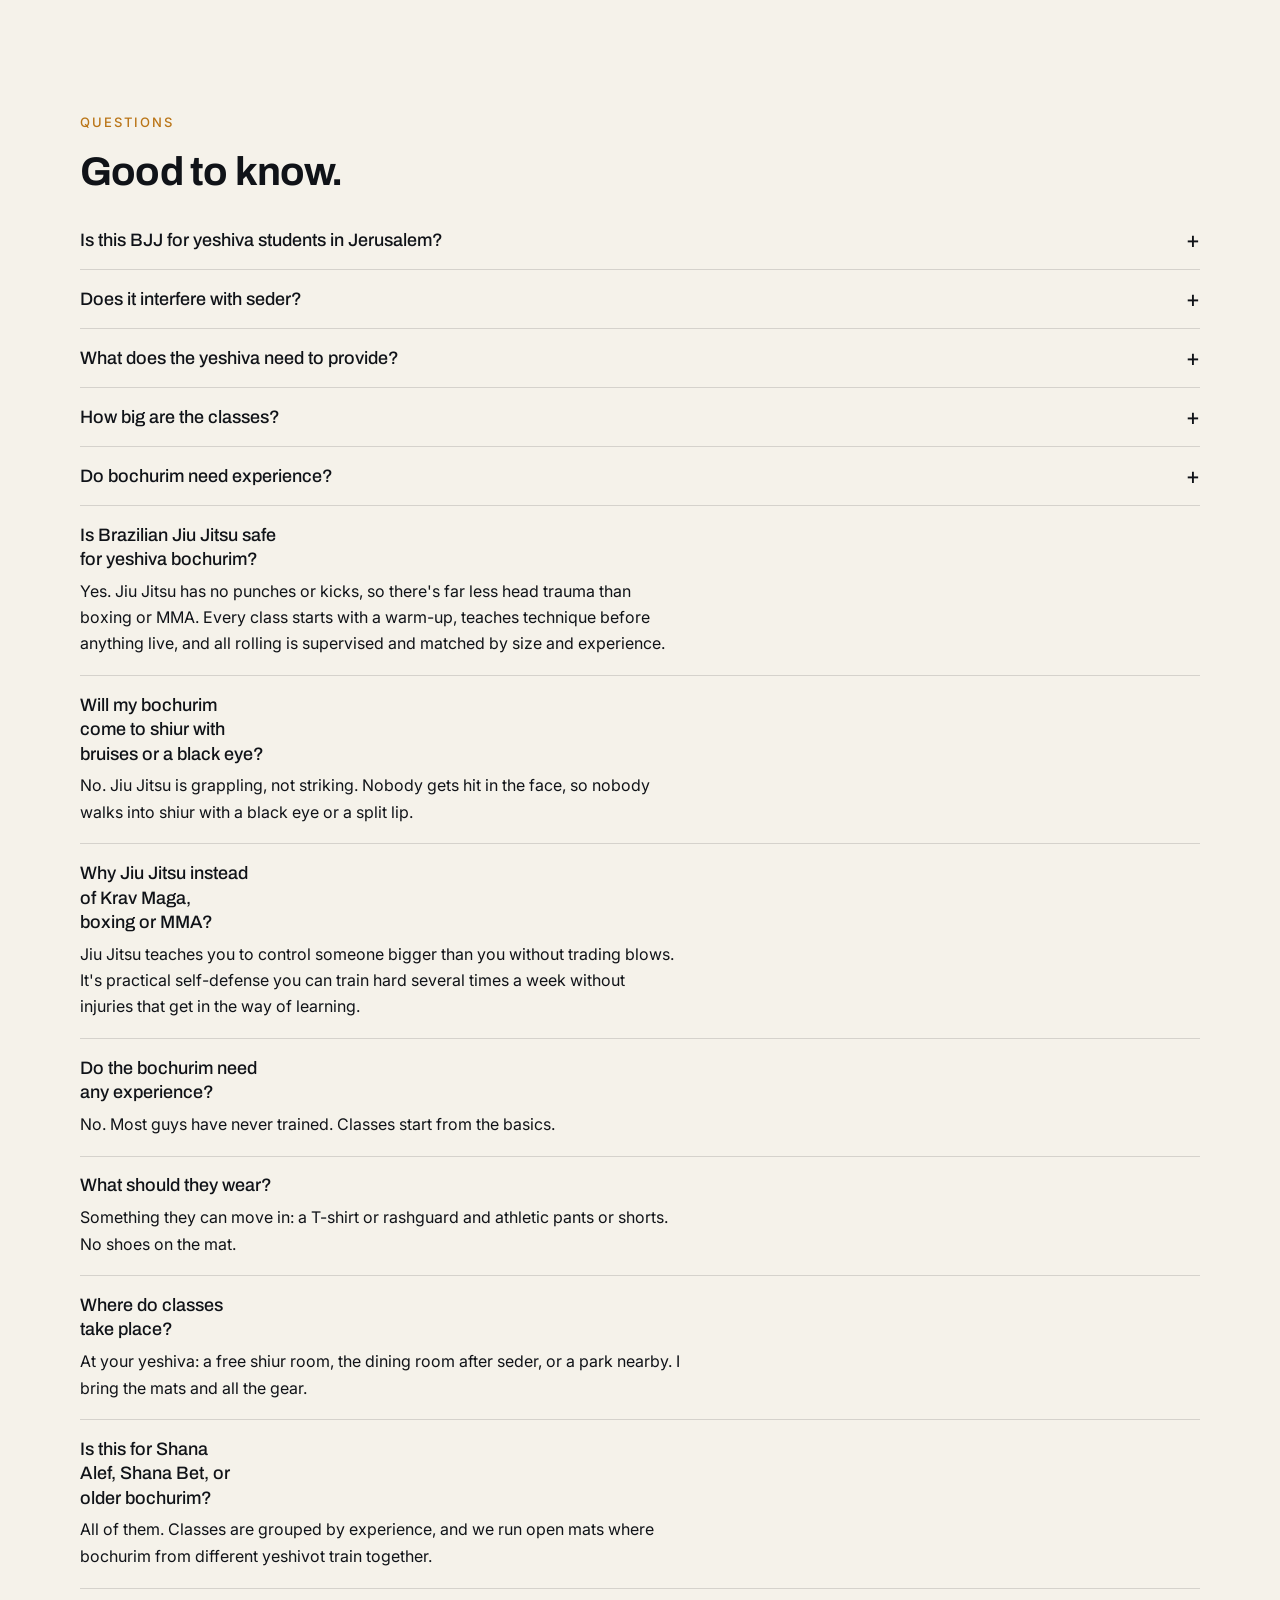
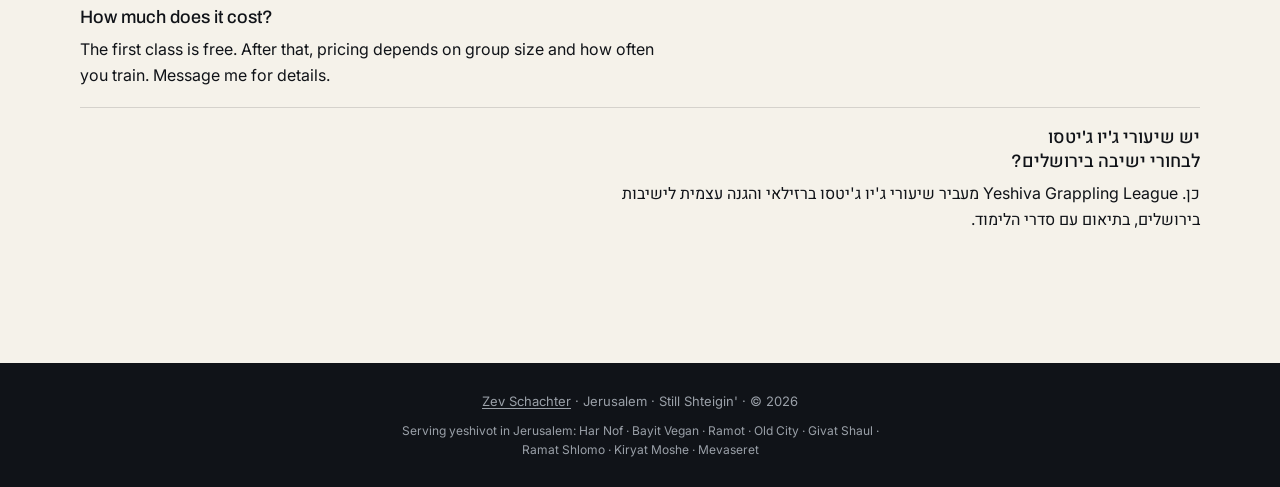
<file: faq/index.html>
<!DOCTYPE html>
<html lang="en" dir="ltr">
<head>
  <meta charset="utf-8">
  <meta name="viewport" content="width=device-width, initial-scale=1">
  <title>BJJ for Yeshiva Students: FAQ | Yeshiva Grappling League (YGL)</title>
  <meta name="description" content="Questions about Brazilian Jiu Jitsu and self-defense for English-speaking yeshivot in Israel. Classes are scheduled around seder.">
  <link rel="canonical" href="https://zev.life/faq/">
  <meta property="og:type" content="website">
  <meta property="og:url" content="https://zev.life/faq/">
  <meta property="og:title" content="BJJ for Yeshiva Students: FAQ | Yeshiva Grappling League (YGL)">
  <meta property="og:description" content="Questions about Brazilian Jiu Jitsu and self-defense for English-speaking yeshivot in Israel. Classes are scheduled around seder.">
  <meta property="og:image" content="https://zev.life/img/og-image.jpg?v=4">
  <link rel="icon" href="/favicon.ico?v=5" sizes="any">
  <link rel="icon" type="image/png" sizes="32x32" href="/favicon-32.png?v=5">
  <link rel="icon" type="image/png" sizes="48x48" href="/favicon-48.png?v=5">
  <link rel="icon" type="image/png" sizes="192x192" href="/img/icon-192.png?v=5">
  <link rel="icon" type="image/png" sizes="512x512" href="/img/icon-512.png?v=5">
  <link rel="apple-touch-icon" href="/img/apple-touch-icon.png?v=5">
  <meta name="theme-color" content="#101318">
  <link rel="preconnect" href="https://fonts.googleapis.com">
  <link rel="preconnect" href="https://fonts.gstatic.com" crossorigin>
  <link href="https://fonts.googleapis.com/css2?family=Archivo:wght@500;700&family=Heebo:wght@400;500;700&family=Inter:wght@400;500&display=swap" rel="stylesheet">
  <link rel="stylesheet" href="/styles.css?v=10">
  <script type="application/ld+json">
  {
    "@context": "https://schema.org",
    "@type": "FAQPage",
    "mainEntity": [
      {
        "@type": "Question",
        "name": "Is this BJJ for yeshiva students in Jerusalem?",
        "acceptedAnswer": {
          "@type": "Answer",
          "text": "Yes. The Yeshiva Grappling League runs Brazilian Jiu Jitsu and self-defense classes for English-speaking yeshivot across Israel, with open mats that bring bochurim from different yeshivot together."
        }
      },
      {
        "@type": "Question",
        "name": "Does it interfere with seder?",
        "acceptedAnswer": {
          "@type": "Answer",
          "text": "Never. Every class and open mat is scheduled around seder: night seder alternatives, Friday mornings, or bein hazmanim."
        }
      },
      {
        "@type": "Question",
        "name": "What does the yeshiva need to provide?",
        "acceptedAnswer": {
          "@type": "Answer",
          "text": "Just the space. A nearby park, a shiur room that's free for the hour, or a dining room after seder. I bring the mats and all the equipment."
        }
      },
      {
        "@type": "Question",
        "name": "How big are the classes?",
        "acceptedAnswer": {
          "@type": "Answer",
          "text": "3–6 bochurim per class."
        }
      },
      {
        "@type": "Question",
        "name": "Do bochurim need experience?",
        "acceptedAnswer": {
          "@type": "Answer",
          "text": "No. Classes are beginner-friendly, technique-first, and fully supervised. Sparring is matched by size and experience."
        }
      },
      {
        "@type": "Question",
        "name": "Is Brazilian Jiu Jitsu safe for yeshiva bochurim?",
        "acceptedAnswer": {
          "@type": "Answer",
          "text": "Yes. Jiu Jitsu has no punches or kicks, so there's far less head trauma than boxing or MMA. Every class starts with a warm-up, teaches technique before anything live, and all rolling is supervised and matched by size and experience."
        }
      },
      {
        "@type": "Question",
        "name": "Will my bochurim come to shiur with bruises or a black eye?",
        "acceptedAnswer": {
          "@type": "Answer",
          "text": "No. Jiu Jitsu is grappling, not striking. Nobody gets hit in the face, so nobody walks into shiur with a black eye or a split lip."
        }
      },
      {
        "@type": "Question",
        "name": "Why Jiu Jitsu instead of Krav Maga, boxing or MMA?",
        "acceptedAnswer": {
          "@type": "Answer",
          "text": "Jiu Jitsu teaches you to control someone bigger than you without trading blows. It's practical self-defense you can train hard several times a week without injuries that get in the way of learning."
        }
      },
      {
        "@type": "Question",
        "name": "Do the bochurim need any experience?",
        "acceptedAnswer": {
          "@type": "Answer",
          "text": "No. Most guys have never trained. Classes start from the basics."
        }
      },
      {
        "@type": "Question",
        "name": "What should they wear?",
        "acceptedAnswer": {
          "@type": "Answer",
          "text": "Something they can move in: a T-shirt or rashguard and athletic pants or shorts. No shoes on the mat."
        }
      },
      {
        "@type": "Question",
        "name": "Where do classes take place?",
        "acceptedAnswer": {
          "@type": "Answer",
          "text": "At your yeshiva: a free shiur room, the dining room after seder, or a park nearby. I bring the mats and all the gear."
        }
      },
      {
        "@type": "Question",
        "name": "Is this for Shana Alef, Shana Bet, or older bochurim?",
        "acceptedAnswer": {
          "@type": "Answer",
          "text": "All of them. Classes are grouped by experience, and we run open mats where bochurim from different yeshivot train together."
        }
      },
      {
        "@type": "Question",
        "name": "How much does it cost?",
        "acceptedAnswer": {
          "@type": "Answer",
          "text": "The first class is free. After that, pricing depends on group size and how often you train. Message me for details."
        }
      },
      {
        "@type": "Question",
        "name": "יש שיעורי ג'יו ג'יטסו לבחורי ישיבה בירושלים?",
        "acceptedAnswer": {
          "@type": "Answer",
          "text": "כן. Yeshiva Grappling League מעביר שיעורי ג'יו ג'יטסו ברזילאי והגנה עצמית לישיבות בירושלים, בתיאום עם סדרי הלימוד."
        }
      }
    ]
  }
  </script>
</head>
<body class="page-faq">
  <main>
    <section class="section section-light" id="faq">
      <div class="wrap">
        <p class="eyebrow eyebrow-light">Questions</p>
        <h1>Good to know.</h1>
        <div class="faq-list">
          <details>
            <summary>Is this BJJ for yeshiva students in Jerusalem?</summary>
            <p>Yes. The Yeshiva Grappling League runs Brazilian Jiu Jitsu and self-defense classes for English-speaking yeshivot across Israel, with open mats that bring bochurim from different yeshivot together.</p>
          </details>
          <details>
            <summary>Does it interfere with seder?</summary>
            <p>Never. Every class and open mat is scheduled around seder: night seder alternatives, Friday mornings, or bein hazmanim.</p>
          </details>
          <details>
            <summary>What does the yeshiva need to provide?</summary>
            <p>Just the space. A nearby park, a shiur room that's free for the hour, or a dining room after seder. I bring the mats and all the equipment.</p>
          </details>
          <details>
            <summary>How big are the classes?</summary>
            <p>3–6 bochurim per class.</p>
          </details>
          <details>
            <summary>Do bochurim need experience?</summary>
            <p>No. Classes are beginner-friendly, technique-first, and fully supervised. Sparring is matched by size and experience.</p>
          </details>
          <div class="faq-extra">
            <h2>Is Brazilian Jiu Jitsu safe for yeshiva bochurim?</h2>
            <p>Yes. Jiu Jitsu has no punches or kicks, so there's far less head trauma than boxing or MMA. Every class starts with a warm-up, teaches technique before anything live, and all rolling is supervised and matched by size and experience.</p>
          </div>
          <div class="faq-extra">
            <h2>Will my bochurim come to shiur with bruises or a black eye?</h2>
            <p>No. Jiu Jitsu is grappling, not striking. Nobody gets hit in the face, so nobody walks into shiur with a black eye or a split lip.</p>
          </div>
          <div class="faq-extra">
            <h2>Why Jiu Jitsu instead of Krav Maga, boxing or MMA?</h2>
            <p>Jiu Jitsu teaches you to control someone bigger than you without trading blows. It's practical self-defense you can train hard several times a week without injuries that get in the way of learning.</p>
          </div>
          <div class="faq-extra">
            <h2>Do the bochurim need any experience?</h2>
            <p>No. Most guys have never trained. Classes start from the basics.</p>
          </div>
          <div class="faq-extra">
            <h2>What should they wear?</h2>
            <p>Something they can move in: a T-shirt or rashguard and athletic pants or shorts. No shoes on the mat.</p>
          </div>
          <div class="faq-extra">
            <h2>Where do classes take place?</h2>
            <p>At your yeshiva: a free shiur room, the dining room after seder, or a park nearby. I bring the mats and all the gear.</p>
          </div>
          <div class="faq-extra">
            <h2>Is this for Shana Alef, Shana Bet, or older bochurim?</h2>
            <p>All of them. Classes are grouped by experience, and we run open mats where bochurim from different yeshivot train together.</p>
          </div>
          <div class="faq-extra">
            <h2>How much does it cost?</h2>
            <p>The first class is free. After that, pricing depends on group size and how often you train. Message me for details.</p>
          </div>
          <div class="faq-extra" lang="he" dir="rtl">
            <h2>יש שיעורי ג'יו ג'יטסו לבחורי ישיבה בירושלים?</h2>
            <p>כן. Yeshiva Grappling League מעביר שיעורי ג'יו ג'יטסו ברזילאי והגנה עצמית לישיבות בירושלים, בתיאום עם סדרי הלימוד.</p>
          </div>
        </div>
      </div>
    </section>
  </main>

  <footer class="site-footer" id="footer">
    <p><a href="/">Zev Schachter</a> · Jerusalem · Still Shteigin' · © 2026</p>
    <p class="footer-places">Serving yeshivot in Jerusalem: Har Nof · Bayit Vegan · Ramot · Old City · Givat Shaul · Ramat Shlomo · Kiryat Moshe · Mevaseret</p>
  </footer>
  <script defer src="https://static.cloudflareinsights.com/beacon.min.js" data-cf-beacon='{"token": "CF_BEACON_TOKEN"}'></script>
</body>
</html>
</file>
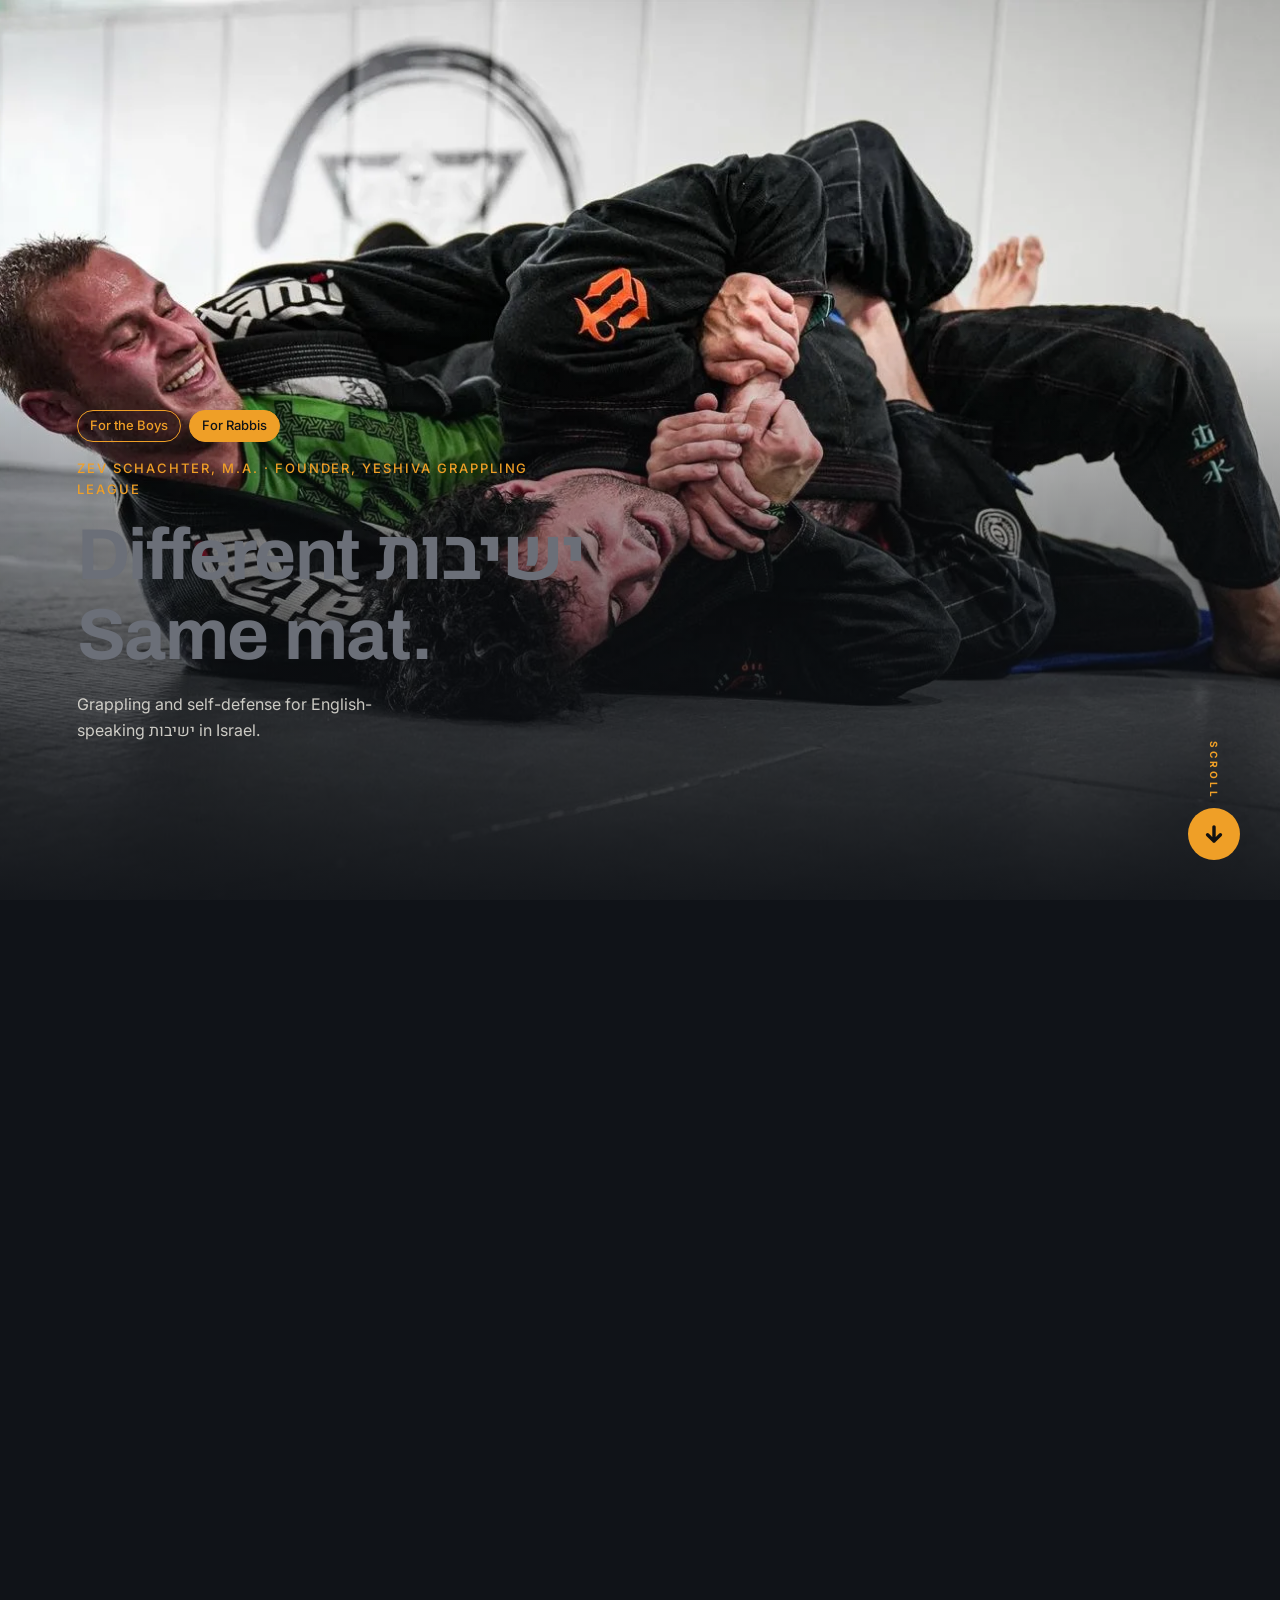
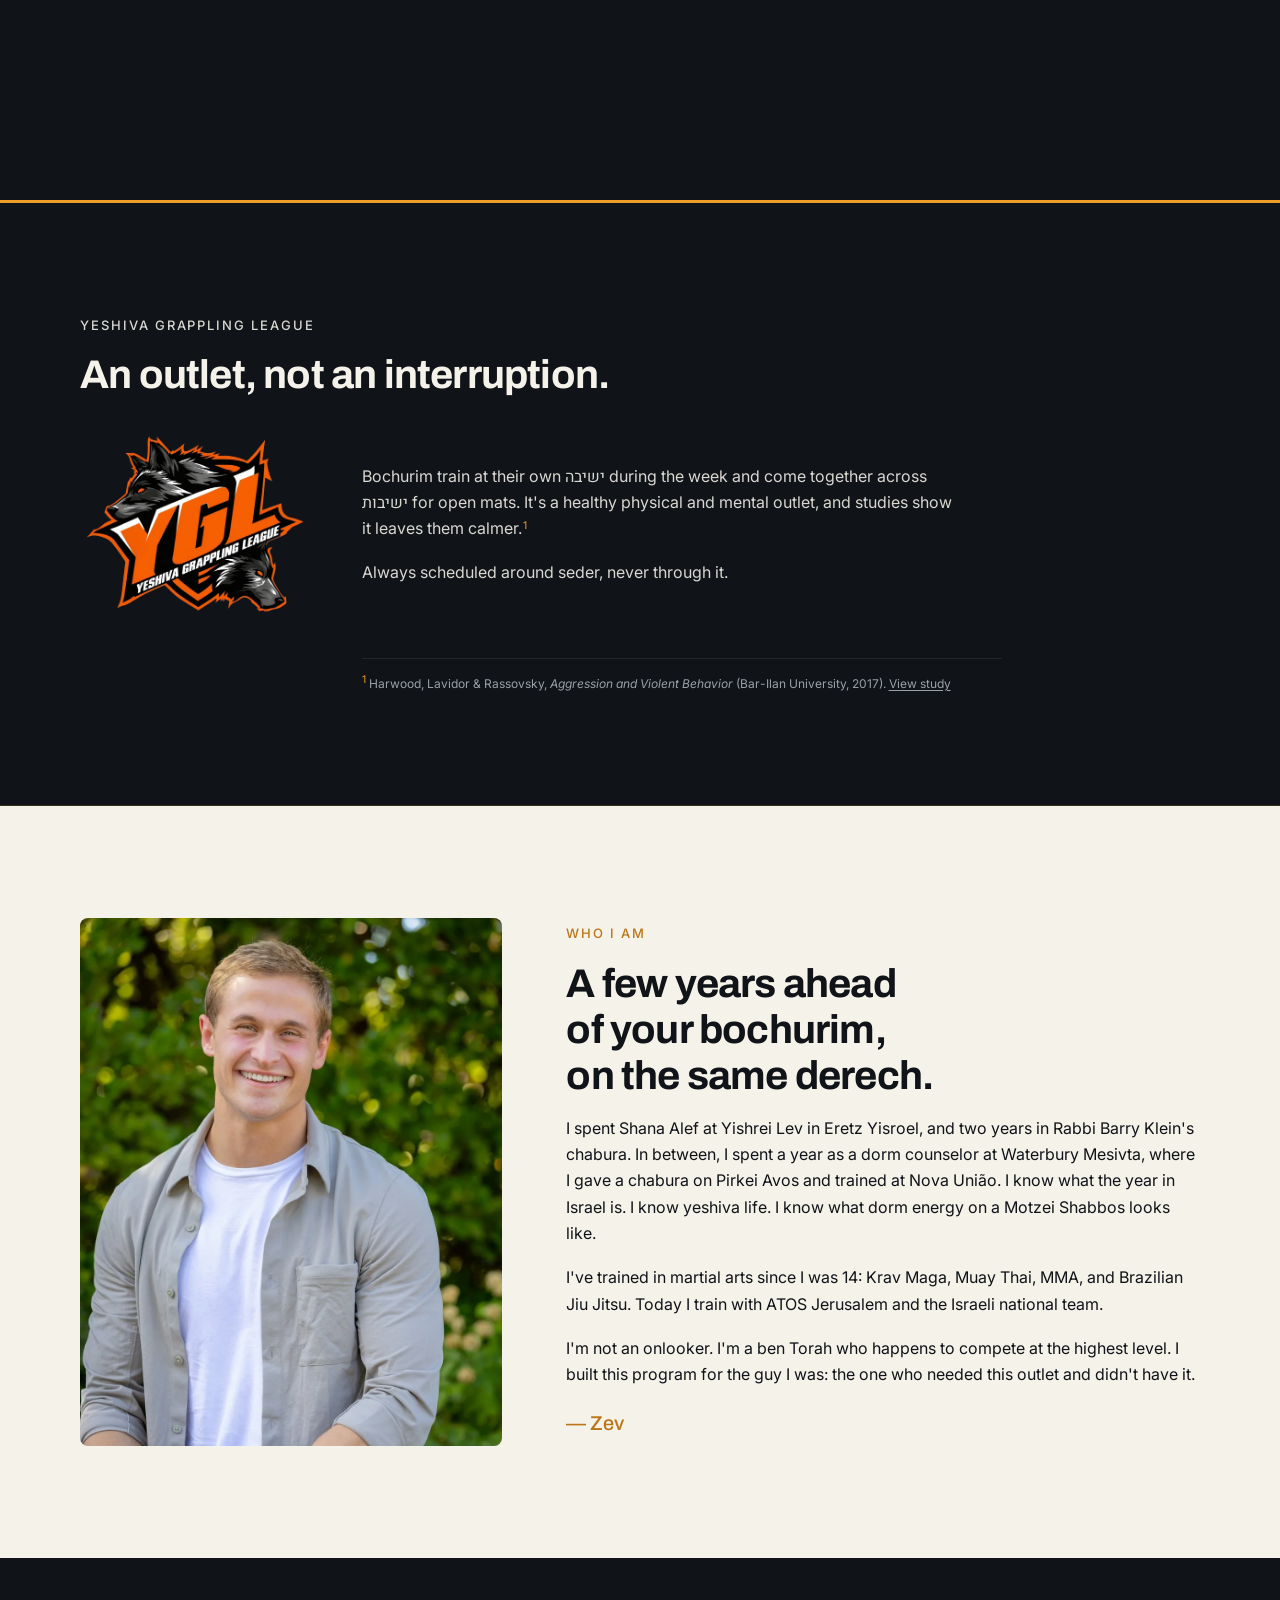
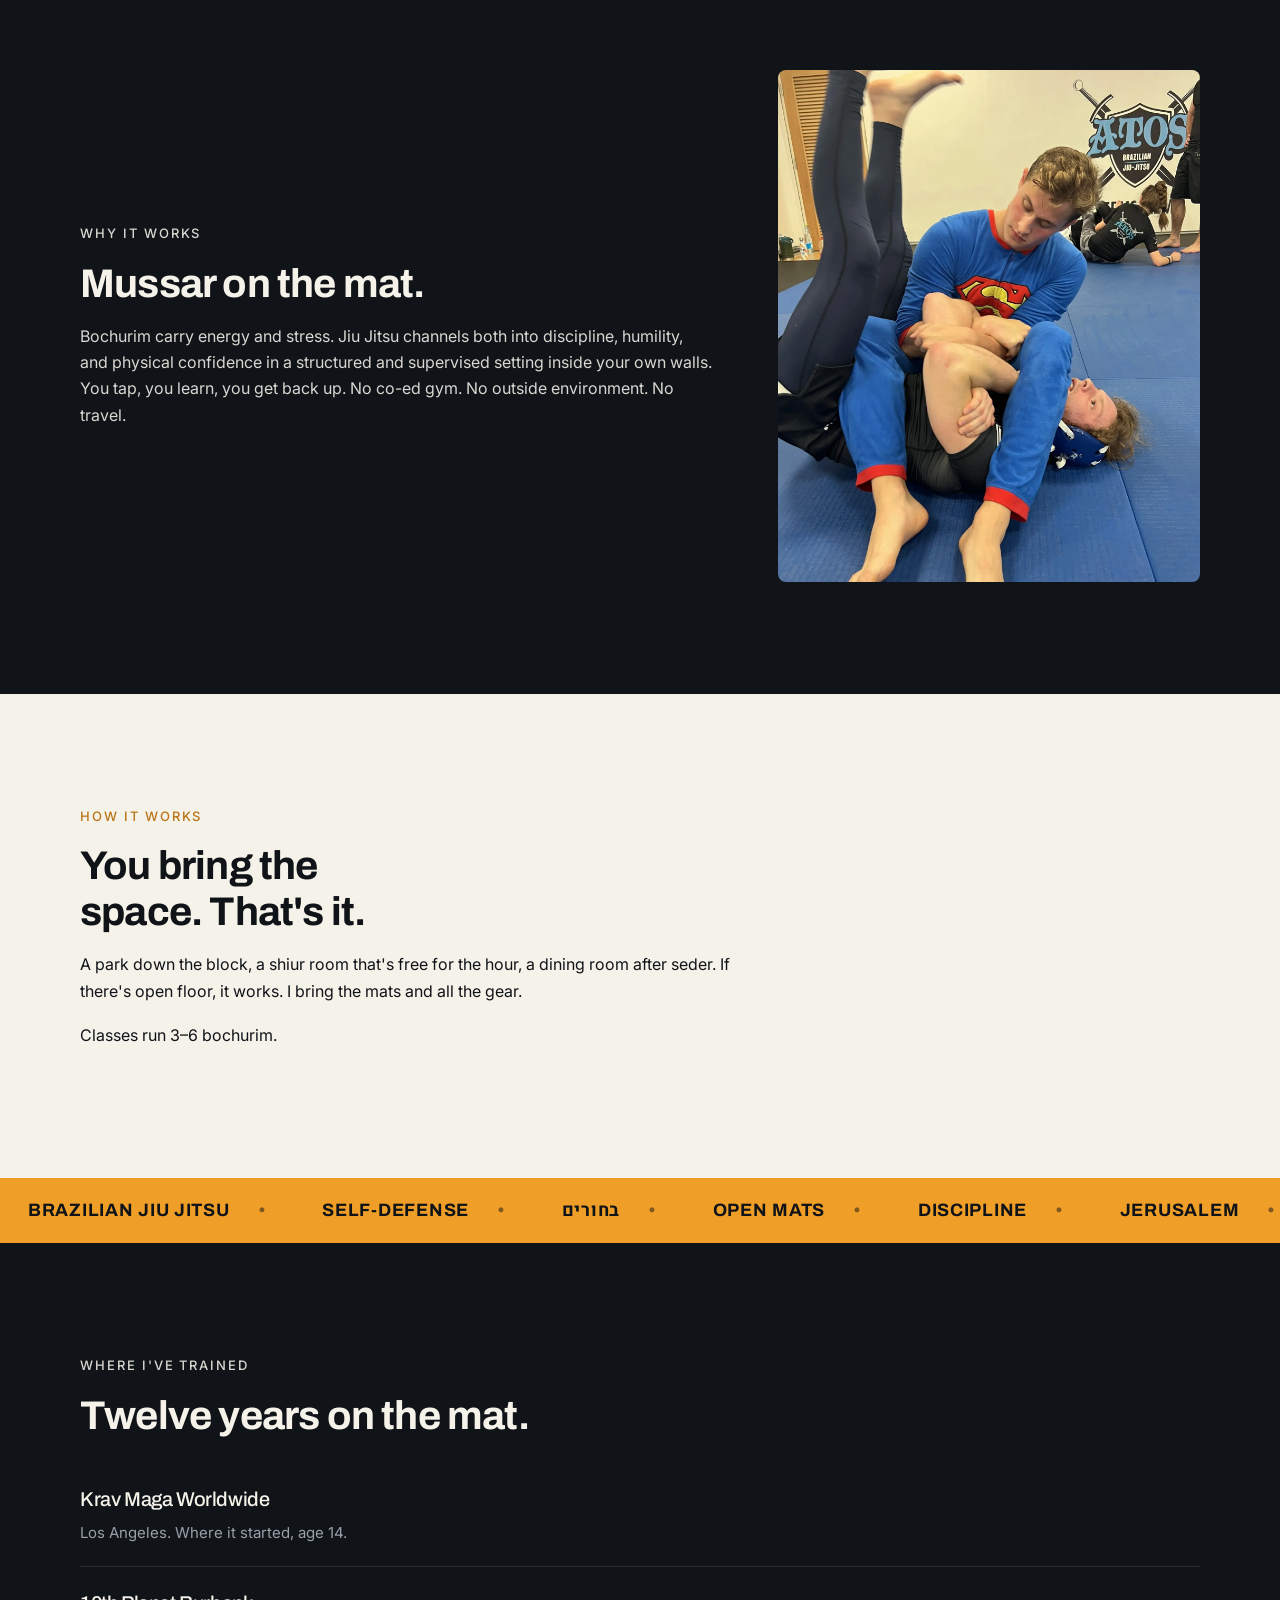
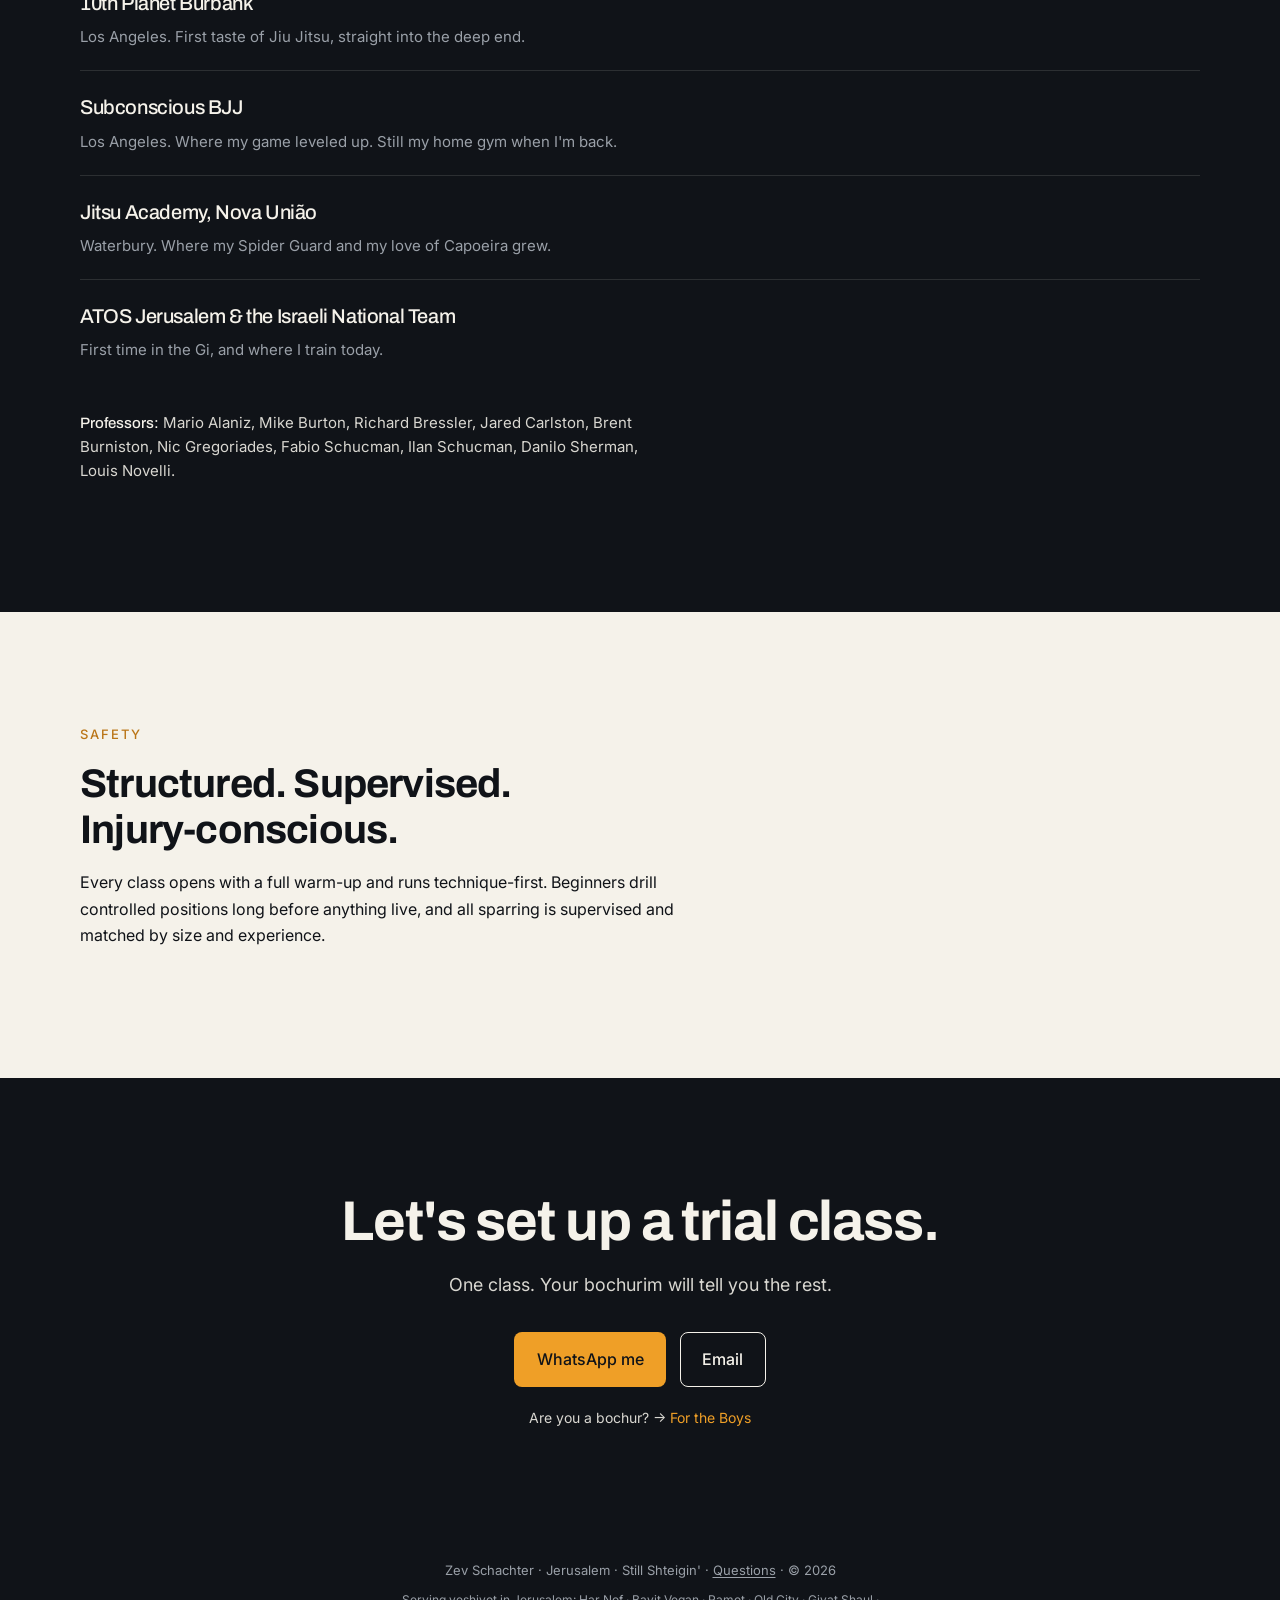
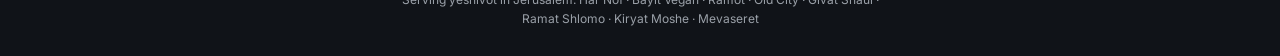
<file: rabbis/index.html>
<!DOCTYPE html>
<html lang="en" dir="ltr">
<head>
  <meta charset="utf-8">
  <meta name="viewport" content="width=device-width, initial-scale=1">
  <title>Yeshiva Grappling League (YGL) | BJJ &amp; Self-Defense Program for Yeshivot – For Rabbis</title>
  <meta name="description" content="The Yeshiva Grappling League, founded by Zev Schachter, teaches Brazilian Jiu Jitsu, grappling and self-defense to English-speaking yeshiva and gap-year students in Jerusalem. Classes run around seder. Free trial class.">
  <link rel="canonical" href="https://zev.life/rabbis/">
  <meta property="og:type" content="website">
  <meta property="og:url" content="https://zev.life/rabbis/">
  <meta property="og:title" content="Yeshiva Grappling League (YGL) | BJJ &amp; Self-Defense Program for Yeshivot – For Rabbis">
  <meta property="og:description" content="The Yeshiva Grappling League, founded by Zev Schachter, teaches Brazilian Jiu Jitsu, grappling and self-defense to English-speaking yeshiva and gap-year students in Jerusalem. Classes run around seder. Free trial class.">
  <meta name="twitter:title" content="Yeshiva Grappling League (YGL) | BJJ &amp; Self-Defense Program for Yeshivot – For Rabbis">
  <meta name="twitter:description" content="The Yeshiva Grappling League, founded by Zev Schachter, teaches Brazilian Jiu Jitsu, grappling and self-defense to English-speaking yeshiva and gap-year students in Jerusalem. Classes run around seder. Free trial class.">
  <meta property="og:image" content="https://zev.life/img/og-image.jpg?v=4">
  <link rel="icon" href="/favicon.ico?v=5" sizes="any">
  <link rel="icon" type="image/png" sizes="32x32" href="/favicon-32.png?v=5">
  <link rel="icon" type="image/png" sizes="48x48" href="/favicon-48.png?v=5">
  <link rel="icon" type="image/png" sizes="192x192" href="/img/icon-192.png?v=5">
  <link rel="icon" type="image/png" sizes="512x512" href="/img/icon-512.png?v=5">
  <link rel="apple-touch-icon" href="/img/apple-touch-icon.png?v=5">
  <meta name="theme-color" content="#101318">
  <link rel="preconnect" href="https://fonts.googleapis.com">
  <link rel="preconnect" href="https://fonts.gstatic.com" crossorigin>
  <link href="https://fonts.googleapis.com/css2?family=Archivo:wght@500;700&family=Heebo:wght@400;500;700&family=Inter:wght@400;500&display=swap" rel="stylesheet">
  <link rel="stylesheet" href="/styles.css?v=10">
  <script type="application/ld+json">
  {
    "@context": "https://schema.org",
    "@type": "WebPage",
    "@id": "https://zev.life/rabbis/#webpage",
    "url": "https://zev.life/rabbis/",
    "name": "Yeshiva Grappling League (YGL) | BJJ & Self-Defense Program for Yeshivot – For Rabbis",
    "description": "The Yeshiva Grappling League, founded by Zev Schachter, teaches Brazilian Jiu Jitsu, grappling and self-defense to English-speaking yeshiva and gap-year students in Jerusalem. Classes run around seder. Free trial class.",
    "about": { "@id": "https://zev.life/#org" },
    "author": { "@id": "https://zev.life/#zev" }
  }
  </script>
</head>
<body>
  <main>
    <section class="hero-track" id="hero" aria-label="Hero">
      <div class="hero-sticky">
        <picture>
          <source type="image/webp" srcset="/img/hero.webp">
          <img
            class="hero-img"
            src="/img/hero.jpg"
            alt="Zev Schachter teaching Brazilian Jiu Jitsu in Jerusalem, applying an armlock on the mat"
            width="1600"
            height="909"
            fetchpriority="high"
          >
        </picture>
        <div class="hero-scrim" aria-hidden="true"></div>
        <div class="hero-content">
          <nav class="audience" aria-label="Audience">
            <a href="/" data-track="audience-boys">For the Boys</a>
            <a href="/rabbis/" aria-current="page" data-track="audience-rabbis">For Rabbis</a>
          </nav>
          <p class="eyebrow hero-byline">Zev Schachter, M.A. · <span class="byline-role">Founder, Yeshiva Grappling League</span></p>
          <h1 class="tagline">
            <span class="sr-only">Yeshiva Grappling League (YGL): a Jiu Jitsu and self-defense program for yeshivot in Jerusalem.</span>
            <span class="tagline-line" id="tag1" dir="ltr">Different ישיבות</span>
            <span class="tagline-line" id="tag2" dir="ltr">Same mat.</span>
          </h1>
          <p class="hero-sub">Grappling and self-defense for English-speaking <bdi lang="he">ישיבות</bdi> in Israel.</p>
          <a class="btn btn-primary hero-cta" id="heroCta" href="#contact" data-track="hero">Set up a trial class</a>
        </div>
        <button class="scroll-cue" type="button" aria-label="Scroll to continue" data-track="scroll-cue">
          <span class="scroll-cue-word" aria-hidden="true">SCROLL</span>
          <span class="scroll-cue-btn" aria-hidden="true">
            <svg width="16" height="16" viewBox="0 0 14 14" fill="none" stroke="currentColor" stroke-width="2.4" stroke-linecap="round" stroke-linejoin="round"><path d="M7 2v10M2.5 7.5 7 12l4.5-4.5"/></svg>
          </span>
        </button>
      </div>
    </section>

    <!-- Yeshiva Grappling League -->
    <section class="section section-dark section-ygl" id="ygl">
      <div class="wrap ygl-body reveal">
        <p class="eyebrow">Yeshiva Grappling League</p>
        <h2>An outlet, not an interruption.</h2>
        <div class="ygl-row">
          <div class="ygl-logo">
            <picture>
              <source srcset="/img/ygl-logo.webp?v=4" type="image/webp" />
              <img src="/img/ygl-logo.png?v=4" width="1000" height="813" alt="Yeshiva Grappling League logo – BJJ and grappling for yeshiva students" />
            </picture>
          </div>
          <div class="ygl-copy">
            <p>Bochurim train at their own <bdi lang="he">ישיבה</bdi> during the week and come together across <bdi lang="he">ישיבות</bdi> for open mats. It's a healthy physical and mental outlet, and studies show it leaves them calmer.<sup><a href="#ref-1" id="ref-1-back" class="footnote-ref">1</a></sup></p>
            <p>Always scheduled around seder, never through it.</p>
          </div>
        </div>
        <p class="ygl-ref" id="ref-1"><sup>1</sup> Harwood, Lavidor &amp; Rassovsky, <em>Aggression and Violent Behavior</em> (Bar-Ilan University, 2017). <a href="https://cris.biu.ac.il/en/publications/reducing-aggression-with-martial-arts-a-meta-analysis-of-child-an/" target="_blank" rel="noopener">View study</a></p>
      </div>
    </section>

    <section class="section section-light" id="about">
      <div class="wrap who-grid">
        <div class="portrait-slot reveal">
          <picture>
            <source type="image/webp" srcset="/img/portrait.webp">
            <img
              src="/img/portrait.jpg"
              alt="Zev Schachter, BJJ instructor for yeshivot in Israel"
              width="1000"
              height="1250"
              loading="lazy"
            >
          </picture>
        </div>
        <div class="who-copy reveal">
          <p class="eyebrow eyebrow-light">Who I Am</p>
          <h2>A few years ahead of your bochurim, on the same derech.</h2>
          <p>I spent Shana Alef at Yishrei Lev in Eretz Yisroel, and two years in Rabbi Barry Klein's chabura. In between, I spent a year as a dorm counselor at Waterbury Mesivta, where I gave a chabura on Pirkei Avos and trained at Nova União. I know what the year in Israel is. I know yeshiva life. I know what dorm energy on a Motzei Shabbos looks like.</p>
          <p>I've trained in martial arts since I was 14: Krav Maga, Muay Thai, MMA, and Brazilian Jiu Jitsu. Today I train with ATOS Jerusalem and the Israeli national team.</p>
          <p>I'm not an onlooker. I'm a ben Torah who happens to compete at the highest level. I built this program for the guy I was: the one who needed this outlet and didn't have it.</p>
          <p class="signature">— Zev</p>
        </div>
      </div>
    </section>

    <section class="section section-dark" id="why">
      <div class="wrap grid-why">
        <div class="why-copy reveal">
          <p class="eyebrow">Why It Works</p>
          <h2>Mussar on the mat.</h2>
          <p>Bochurim carry energy and stress. Jiu Jitsu channels both into discipline, humility, and physical confidence in a structured and supervised setting inside your own walls. You tap, you learn, you get back up. No co-ed gym. No outside environment. No travel.</p>
        </div>
        <div class="why-media reveal">
          <picture>
            <source type="image/webp" srcset="/img/teaching.webp">
            <img
              class="teaching"
              src="/img/teaching.jpg"
              alt="Zev Schachter demonstrating a Jiu Jitsu technique at ATOS Jerusalem"
              width="1600"
              height="2133"
              loading="lazy"
            >
          </picture>
        </div>
      </div>
    </section>

    <section class="section section-light" id="how">
      <div class="wrap">
        <p class="eyebrow eyebrow-light reveal">How It Works</p>
        <h2 class="reveal">You bring the space. That's it.</h2>
        <p>A park down the block, a shiur room that's free for the hour, a dining room after seder. If there's open floor, it works. I bring the mats and all the gear.</p>
        <p>Classes run 3–6 bochurim.</p>
      </div>
    </section>

    <section class="term-strip" aria-label="Program focus">
      <div class="term-track">
        <ul class="term-list">
          <li>Brazilian Jiu Jitsu</li>
          <li>Self-Defense</li>
          <li lang="he">בחורים</li>
          <li>Open Mats</li>
          <li>Discipline</li>
          <li>Jerusalem</li>
          <li lang="he">הגנה עצמית</li>
          <li>Confidence</li>
          <li>No-Gi &amp; Gi</li>
          <li>Shana Alef</li>
          <li lang="he">ג'יו ג'יטסו</li>
          <li>Middos on the Mat</li>
          <li>Grappling</li>
          <li>Yeshiva Grappling League</li>
          <li>Jiu Jitsu for yeshiva students</li>
          <li>Grappling for yeshiva bochurim</li>
          <li>Achdus</li>
          <li>Eretz Yisroel</li>
          <li>Healthy Outlet</li>
          <li>Less head trauma</li>
          <li>No-strike self-defense</li>
        </ul>
        <ul class="term-list" aria-hidden="true">
          <!-- exact duplicate of the list above, for seamless looping -->
          <li>Brazilian Jiu Jitsu</li>
          <li>Self-Defense</li>
          <li lang="he">בחורים</li>
          <li>Open Mats</li>
          <li>Discipline</li>
          <li>Jerusalem</li>
          <li lang="he">הגנה עצמית</li>
          <li>Confidence</li>
          <li>No-Gi &amp; Gi</li>
          <li>Shana Alef</li>
          <li lang="he">ג'יו ג'יטסו</li>
          <li>Middos on the Mat</li>
          <li>Grappling</li>
          <li>Yeshiva Grappling League</li>
          <li>Jiu Jitsu for yeshiva students</li>
          <li>Grappling for yeshiva bochurim</li>
          <li>Achdus</li>
          <li>Eretz Yisroel</li>
          <li>Healthy Outlet</li>
          <li>Less head trauma</li>
          <li>No-strike self-defense</li>
        </ul>
      </div>
    </section>

    <section class="section section-dark" id="trained">
      <div class="wrap">
        <p class="eyebrow reveal">Where I've Trained</p>
        <h2 class="reveal">Twelve years on the mat.</h2>
        <ul class="gyms">
          <li class="reveal">
            <span class="gym-name">Krav Maga Worldwide</span>
            <span class="gym-note">Los Angeles. Where it started, age 14.</span>
          </li>
          <li class="reveal">
            <span class="gym-name">10th Planet Burbank</span>
            <span class="gym-note">Los Angeles. First taste of Jiu Jitsu, straight into the deep end.</span>
          </li>
          <li class="reveal">
            <span class="gym-name">Subconscious BJJ</span>
            <span class="gym-note">Los Angeles. Where my game leveled up. Still my home gym when I'm back.</span>
          </li>
          <li class="reveal">
            <span class="gym-name">Jitsu Academy, Nova União</span>
            <span class="gym-note">Waterbury. Where my Spider Guard and my love of Capoeira grew.</span>
          </li>
          <li class="reveal">
            <span class="gym-name">ATOS Jerusalem &amp; the Israeli National Team</span>
            <span class="gym-note">First time in the Gi, and where I train today.</span>
          </li>
        </ul>
        <p class="coaches"><span class="coaches-label">Professors:</span> Mario Alaniz, Mike Burton, Richard Bressler, Jared Carlston, Brent Burniston, Nic Gregoriades, Fabio Schucman, Ilan Schucman, Danilo Sherman, Louis Novelli.</p>
      </div>
    </section>

    <section class="section section-light" id="safety">
      <div class="wrap reveal">
        <p class="eyebrow eyebrow-light">Safety</p>
        <h2>Structured. Supervised. Injury-conscious.</h2>
        <p>Every class opens with a full warm-up and runs technique-first. Beginners drill controlled positions long before anything live, and all sparring is supervised and matched by size and experience.</p>
        <!-- TODO: add one sentence on insurance/liability coverage before launch. Do not invent coverage claims. -->
      </div>
    </section>

    <section class="section section-dark section-contact" id="contact">
      <div class="wrap wrap-center reveal">
        <h2 class="contact-title">Let's set up a trial class.</h2>
        <p class="contact-sub">One class. Your bochurim will tell you the rest.</p>
        <div class="contact-actions">
          <a class="btn btn-primary" data-track="whatsapp" href="https://wa.me/972535346480?text=Hi%20Zev%2C%20I%20came%20across%20the%20Yeshiva%20Grappling%20League%20and%20I%27d%20like%20to%20hear%20about%20bringing%20it%20to%20our%20yeshiva.">WhatsApp me</a>
          <a class="btn btn-outline" data-track="email" href="mailto:zevschachter@gmail.com">Email</a>
        </div>
        <p class="contact-switch">Are you a bochur? → <a href="/">For the Boys</a></p>
      </div>
    </section>
  </main>

  <footer class="site-footer" id="footer">
    <p>Zev Schachter · Jerusalem · Still Shteigin' · <a href="/faq">Questions</a> · © 2026</p>
    <p class="footer-places">Serving yeshivot in Jerusalem: Har Nof · Bayit Vegan · Ramot · Old City · Givat Shaul · Ramat Shlomo · Kiryat Moshe · Mevaseret</p>
  </footer>

  <a class="sticky-cta" id="stickyCta" href="#contact" hidden>Set up a trial class</a>

  <script src="/main.js?v=10" defer></script>
  <script defer src="https://static.cloudflareinsights.com/beacon.min.js" data-cf-beacon='{"token": "CF_BEACON_TOKEN"}'></script>
</body>
</html>
</file>
<file: styles.css>
:root {
  --ink: #101318;
  --cream: #F5F2EA;
  --accent: #EF9F27;
  --accent-deep: #BA7517;
  --muted: #8A8880;
  --muted-dark: #9AA0A8;
  --muted-grey: #6B6F78;
}

*,
*::before,
*::after {
  box-sizing: border-box;
}

html {
  scroll-behavior: smooth;
}

body {
  margin: 0;
  font-family: Inter, Heebo, system-ui, sans-serif;
  font-size: 16px;
  font-weight: 400;
  line-height: 1.65;
  color: var(--ink);
  background: var(--cream);
  -webkit-font-smoothing: antialiased;
  text-rendering: optimizeLegibility;
}

img {
  max-width: 100%;
  height: auto;
  display: block;
}

a {
  color: inherit;
}

a:focus-visible,
.btn:focus-visible {
  outline: 2px solid var(--accent);
  outline-offset: 2px;
}

.eyebrow {
  margin: 0 0 1rem;
  font-family: Inter, Heebo, system-ui, sans-serif;
  font-size: 13px;
  font-weight: 500;
  letter-spacing: 0.15em;
  text-transform: uppercase;
  color: var(--accent);
}

.eyebrow-light {
  color: var(--accent-deep);
}

.byline-role {
  display: inline;
}

.sr-only {
  position: absolute;
  width: 1px;
  height: 1px;
  padding: 0;
  margin: -1px;
  overflow: hidden;
  clip-path: inset(50%);
  white-space: nowrap;
  border: 0;
}

h1,
h2,
h3 {
  font-family: Archivo, Heebo, system-ui, sans-serif;
  font-weight: 700;
  letter-spacing: -0.02em;
  line-height: 1.15;
  margin: 0 0 1rem;
}

h1,
h2 {
  text-wrap: balance;
}

h2 {
  font-size: clamp(28px, 4vw, 40px);
  max-width: 22ch;
}

p {
  margin: 0 0 1.1em;
  max-width: 65ch;
  font-size: clamp(16px, 1.2vw, 18px);
}

.wrap {
  width: min(1120px, calc(100% - 2 * 6vw));
  margin-inline: auto;
}

.wrap-narrow {
  width: min(62ch, calc(100% - 2 * 6vw));
  margin-inline: auto;
  text-align: center;
}

.wrap-narrow .eyebrow,
.wrap-narrow h2 {
  margin-inline: auto;
}

.wrap-narrow-left {
  width: min(62ch, calc(100% - 2 * 6vw));
  margin-inline: auto;
}

.wrap-center {
  text-align: center;
}

.section {
  padding: clamp(4.5rem, 10vw, 7rem) 0;
}

.section-light {
  background: var(--cream);
  color: var(--ink);
}

.section-dark {
  background: var(--ink);
  color: var(--cream);
}

.section-dark p {
  color: color-mix(in srgb, var(--cream) 88%, transparent);
}

.btn {
  display: inline-flex;
  align-items: center;
  justify-content: center;
  min-height: 48px;
  padding: 0.85rem 1.35rem;
  border-radius: 8px;
  font-family: Inter, Heebo, system-ui, sans-serif;
  font-size: 16px;
  font-weight: 500;
  text-decoration: none;
  border: 1.5px solid transparent;
  transition: opacity 0.2s ease;
}

.btn:hover {
  opacity: 0.92;
}

.btn-primary {
  background: var(--accent);
  color: var(--ink);
}

.btn-outline {
  background: transparent;
  color: var(--cream);
  border-color: var(--cream);
}

/* —— Hero —— */
.hero-track {
  height: 200vh;
  background: var(--ink);
}

.hero-sticky {
  position: sticky;
  top: 0;
  height: 100dvh;
  overflow: hidden;
  color: var(--cream);
}

.hero-img {
  position: absolute;
  inset: 0;
  width: 100%;
  height: 100%;
  object-fit: cover;
  object-position: 40% 50%;
  will-change: object-position;
}

@media (max-width: 768px) {
  .hero-img {
    object-position: 8% 50%;
  }
}

.hero-scrim {
  position: absolute;
  inset: 0;
  background: linear-gradient(
    to top,
    rgba(16, 19, 24, 0.92) 0%,
    rgba(16, 19, 24, 0.4) 40%,
    transparent 65%
  );
  pointer-events: none;
}

.hero-content {
  position: absolute;
  left: 0;
  bottom: 0;
  z-index: 2;
  padding: 6vw;
  max-width: 900px;
}

.audience {
  display: flex;
  flex-wrap: wrap;
  gap: 8px;
  margin: 0 0 1rem;
  max-width: 100%;
}

.audience a {
  display: inline-flex;
  align-items: center;
  justify-content: center;
  min-height: 32px;
  padding: 0.2rem 0.75rem;
  border: 1.5px solid var(--accent);
  border-radius: 999px;
  background: transparent;
  color: var(--accent);
  font-family: Inter, Heebo, system-ui, sans-serif;
  font-size: 13px;
  font-weight: 500;
  line-height: 1.2;
  letter-spacing: 0;
  text-decoration: none;
  text-transform: none;
  white-space: nowrap;
}

.audience a[aria-current="page"] {
  background: var(--accent);
  color: var(--ink);
}

.tagline {
  font-size: clamp(40px, 6.5vw, 72px);
  font-weight: 700;
  line-height: 1.1;
  letter-spacing: -0.02em;
  margin: 0 0 1rem;
}

.tagline-line {
  display: block;
}

.tagline .w {
  display: inline-block;
  margin-right: 0.22em;
  opacity: 1;
  color: var(--cream);
  transform: none;
}

#tag2 .w:last-child {
  color: var(--accent);
}

.js-scrub .tagline .w,
.js-scrub #tag2 .w:last-child {
  color: var(--muted-grey, #6B6F78);
}

.hero-sub {
  margin: 0;
  font-size: 16px;
  color: color-mix(in srgb, var(--cream) 80%, transparent);
  max-width: 36ch;
}

.hero-cta {
  margin-top: 24px;
  transition: opacity 0.3s ease, transform 0.3s ease;
}

.js-scrub .hero-cta {
  opacity: 0;
  transform: translateY(10px);
  pointer-events: none;
}

.js-scrub .hero-cta.on {
  opacity: 1;
  transform: none;
  pointer-events: auto;
}

@media (max-width: 767px) {
  .byline-role {
    display: block;
  }
}

.scroll-cue {
  display: grid;
  justify-items: center;
  gap: 8px;
  position: absolute;
  z-index: 5;
  right: calc(12px + env(safe-area-inset-right, 0px));
  bottom: calc(24px + env(safe-area-inset-bottom, 0px));
  background: none;
  border: 0;
  padding: 0;
  margin: 0;
  cursor: pointer;
  color: inherit;
  font: inherit;
  appearance: none;
  transition: opacity 0.3s ease;
}

.scroll-cue.is-done {
  opacity: 0;
  pointer-events: none;
}

.scroll-cue-word {
  writing-mode: vertical-rl;
  font: 700 10px/1 var(--font-body, Inter, sans-serif);
  letter-spacing: 0.3em;
  color: var(--accent);
}

.scroll-cue-btn {
  width: 42px;
  height: 42px;
  border-radius: 50%;
  display: grid;
  place-items: center;
  background: var(--accent);
  color: #111;
  animation: cue-pulse 1.8s ease-out infinite;
}

.scroll-cue:focus-visible {
  outline: none;
}

.scroll-cue:focus-visible .scroll-cue-btn {
  outline: 2px solid #fff;
  outline-offset: 3px;
}

body:not(.js-scrub) .scroll-cue {
  display: none;
}

@media (min-width: 768px) {
  .scroll-cue {
    right: calc(40px + env(safe-area-inset-right, 0px));
    bottom: 40px;
  }

  .scroll-cue-btn {
    width: 52px;
    height: 52px;
  }

  .scroll-cue-btn svg {
    width: 20px;
    height: 20px;
  }
}

@keyframes cue-pulse {
  0%   { box-shadow: 0 0 0 0 color-mix(in srgb, var(--accent) 55%, transparent); }
  100% { box-shadow: 0 0 0 16px color-mix(in srgb, var(--accent) 0%, transparent); }
}

/* —— YGL —— */
.section-ygl { border-bottom: 1px solid rgba(239, 159, 39, 0.18); }
.section-ygl { border-top: 3px solid var(--accent); }

.ygl-row {
  display: grid;
  grid-template-columns: clamp(200px, 18vw, 280px) minmax(0, 60ch);
  justify-content: start;
  column-gap: clamp(32px, 4vw, 64px);
  align-items: center;
}

.ygl-logo {
  animation: ygl-glow 5s ease-in-out infinite;
}
.ygl-logo img { display: block; width: 100%; height: auto; }

.ygl-copy { max-width: 60ch; }
.ygl-copy p:last-child { margin-bottom: 0; }

#ygl .ygl-ref {
  font-size: 12px;
  line-height: 1.5;
  color: var(--muted-dark);
  margin: 40px 0 0;
  padding-top: 16px;
  border-top: 1px solid color-mix(in srgb, var(--muted-dark) 12%, transparent);
  max-width: calc(60ch * 16 / 12);
}
#ygl .ygl-ref a {
  color: var(--muted-dark);
  text-decoration: underline;
  text-underline-offset: 2px;
}
#ygl .ygl-ref a:hover { color: var(--accent); }
#ygl .ygl-ref sup {
  color: var(--accent);
  font-size: calc(0.65 * clamp(16px, 1.2vw, 18px));
  line-height: 0;
  vertical-align: super;
}
#ygl .ygl-copy sup {
  font-size: 0.65em;
  line-height: 0;
  vertical-align: 0.5em;
  margin-left: 1px;
}
#ygl .ygl-copy sup .footnote-ref {
  font-size: inherit;
  line-height: 0;
  vertical-align: baseline;
  padding: 0 2px 0 0;
}
@media (min-width: 768px) {
  #ygl .ygl-ref { margin-left: calc(clamp(200px, 18vw, 280px) + clamp(32px, 4vw, 64px)); }
}
@keyframes ygl-glow {
  0%, 100% { filter: drop-shadow(0 0 14px rgba(239, 108, 26, 0.20)); }
  50%      { filter: drop-shadow(0 0 26px rgba(239, 108, 26, 0.42)); }
}

.section-ygl .eyebrow { margin-top: 0; }
.section-ygl h2 { color: var(--cream); max-width: none; margin-bottom: 32px; }
.cite-note {
  margin-top: 28px;
  padding-top: 16px;
  border-top: 1px solid rgba(245, 242, 234, 0.12);
  font-size: 13px;
  line-height: 1.5;
  color: var(--muted-dark);
}
.cite-note a { color: var(--muted-dark); text-decoration: underline; text-decoration-color: rgba(239, 159, 39, 0.5); text-underline-offset: 3px; }
.cite-note a:hover { color: var(--cream); text-decoration-color: var(--accent); }

/* —— Who —— */
.who-grid {
  display: grid;
  gap: 2rem;
  align-items: center;
}

.portrait-slot img {
  width: 100%;
  height: auto;
  border-radius: 8px;
}

.who-copy p:last-child {
  margin-bottom: 0;
}

.who-copy p:has(+ .signature) {
  margin-bottom: 0;
}

.signature {
  font-family: "Archivo", Heebo, sans-serif;
  font-weight: 500;
  font-size: 20px;
  color: var(--accent-deep);
  margin-top: 20px;
}

.grid-why {
  display: grid;
  grid-template-columns: 3fr 2fr;
  gap: 64px;
  align-items: center;
}

.why-copy h2 {
  max-width: 18ch;
}

.why-copy p:last-child {
  margin-bottom: 0;
}

.teaching {
  width: 100%;
  height: auto;
  max-height: min(32rem, 70vh);
  object-fit: cover;
  object-position: 50% 18%;
  border-radius: 8px;
}

@media (max-width: 768px) {
  .grid-why {
    grid-template-columns: 1fr;
    gap: 40px;
  }
}

@media (max-width: 767px) {
  .ygl-row { display: block; }
  .ygl-logo {
    max-width: 160px;
    margin: 0 auto 24px;
  }
}

/* —— Term strip —— */
.term-strip {
  background: var(--accent);
  color: var(--ink);
  padding: 18px 0;
  overflow: hidden;
}

.term-track {
  display: flex;
  width: max-content;
  animation: term-scroll 40s linear infinite;
}

.term-list {
  display: flex;
  gap: 0;
  margin: 0;
  padding: 0;
  list-style: none;
  flex: none;
}

.term-list li {
  flex: none;
  font-family: Archivo, Heebo, system-ui, sans-serif;
  font-weight: 700;
  text-transform: uppercase;
  font-size: clamp(15px, 1.4vw, 20px);
  letter-spacing: 0.04em;
  white-space: nowrap;
  padding: 0 28px;
}

.term-list li[lang="he"] {
  text-transform: none;
}

.term-list li::after {
  content: "•";
  margin-left: 28px;
  opacity: 0.5;
}

@keyframes term-scroll {
  from { transform: translateX(0); }
  to { transform: translateX(-50%); }
}

@media (hover: hover) and (min-width: 768px) {
  .term-strip:hover .term-track {
    animation-play-state: paused;
  }
}

@media (max-width: 767px) {
  .term-strip { padding: 14px 0; }
}

/* —— Safety —— */
#safety p {
  max-width: 60ch;
}

.page-faq {
  min-height: 100dvh;
  display: flex;
  flex-direction: column;
}

.page-faq main {
  flex: 1;
}

.page-faq h1 {
  font-size: clamp(28px, 4vw, 40px);
  max-width: 22ch;
}

.site-footer a {
  color: inherit;
  text-decoration: underline;
  text-underline-offset: 2px;
}

.site-footer a:hover {
  color: var(--accent);
}

/* —— FAQ —— */
.faq-list details + details {
  border-top: 1px solid color-mix(in srgb, var(--ink) 14%, transparent);
}

.faq-list summary {
  display: flex;
  align-items: center;
  justify-content: space-between;
  gap: 1rem;
  padding: 1.05rem 0;
  font-family: Archivo, Heebo, system-ui, sans-serif;
  font-weight: 500;
  font-size: 18px;
  letter-spacing: 0;
  line-height: 1.35;
  cursor: pointer;
  list-style: none;
}

.faq-list summary::-webkit-details-marker {
  display: none;
}

.faq-list summary::marker {
  content: "";
}

.faq-list summary::after {
  content: "+";
  flex: none;
  font-weight: 500;
  font-size: 22px;
  line-height: 1;
}

.faq-list details[open] summary::after {
  content: "–";
}

.faq-list details p {
  max-width: 60ch;
  margin: 0 0 1.15rem;
}

.faq-extra {
  border-top: 1px solid color-mix(in srgb, var(--ink) 14%, transparent);
}

.faq-extra h2 {
  font-family: Archivo, Heebo, system-ui, sans-serif;
  font-weight: 500;
  font-size: 18px;
  letter-spacing: 0;
  line-height: 1.35;
  margin: 0;
  padding: 1.05rem 0 0.4rem;
}

.faq-extra p {
  max-width: 60ch;
  margin: 0 0 1.15rem;
}

/* —— Gyms —— */
.gyms {
  list-style: none;
  margin: 1.5rem 0 0;
  padding: 0;
}

.gyms li {
  padding: 20px 0;
  border-bottom: 1px solid rgba(245, 242, 234, 0.12);
}

.gyms li:last-child {
  border-bottom: none;
}

.gym-name {
  display: block;
  font-family: Archivo, Heebo, system-ui, sans-serif;
  font-size: 20px;
  font-weight: 500;
  color: var(--cream);
  letter-spacing: -0.02em;
}

.gym-note {
  display: block;
  margin-top: 0.35rem;
  font-size: 15px;
  color: var(--muted-dark);
}

.coaches {
  margin-top: 28px;
  font-size: 15px;
  line-height: 1.6;
  color: var(--muted-dark);
}

.coaches-label {
  font-family: "Archivo", Heebo, sans-serif;
  font-weight: 500;
  color: var(--cream);
}

/* —— Contact —— */
.section-contact {
  padding: 112px 0 104px;
}

.contact-title {
  font-size: clamp(32px, 5.5vw, 56px);
  max-width: none;
  margin-inline: auto;
}

.contact-sub {
  margin: 0 auto 2rem;
  font-size: clamp(16px, 1.4vw, 18px);
  color: var(--muted-dark);
}

.contact-actions {
  display: flex;
  flex-wrap: wrap;
  gap: 0.85rem;
  justify-content: center;
}

.contact-switch {
  margin: 1.25rem auto 0;
  font-size: 14px;
  line-height: 1.5;
  color: var(--muted-dark);
}

.contact-switch a {
  color: var(--accent);
  text-decoration: none;
}

.contact-switch a:hover {
  text-decoration: underline;
}

#ygl sup { font-size: inherit; line-height: 0; }
.footnote-ref {
  font-size: 0.7em;
  line-height: 0;
  vertical-align: super;
  color: var(--accent);
  text-decoration: none;
  padding: 0 2px;
}

.site-footer {
  background: var(--ink);
  color: var(--muted-dark);
  text-align: center;
  padding: 28px 24px calc(28px + env(safe-area-inset-bottom));
}

.site-footer p {
  margin: 0 auto;
  font-size: 13px;
  line-height: 1.6;
  max-width: 62ch;
}

.site-footer .footer-places {
  margin-top: 0.55rem;
  font-size: 12px;
}

/* —— Reveals (progressive enhancement) —— */
.reveal {
  transition: opacity 0.4s ease, transform 0.4s ease;
}

.js-scrub .reveal {
  opacity: 0;
  transform: translateY(12px);
}

.js-scrub .reveal.in {
  opacity: 1;
  transform: none;
}

/* —— Sticky mobile CTA —— */
.sticky-cta {
  display: none;
}

@media (max-width: 767px) {
  .sticky-cta {
    display: flex;
    position: fixed;
    left: 12px;
    right: 12px;
    bottom: calc(12px + env(safe-area-inset-bottom));
    z-index: 50;
    align-items: center;
    justify-content: center;
    min-height: 48px;
    padding: 0.85rem 1rem;
    border-radius: 8px;
    background: var(--accent);
    color: var(--ink);
    font-family: Inter, Heebo, system-ui, sans-serif;
    font-size: 16px;
    font-weight: 500;
    text-decoration: none;
    box-shadow: 0 -6px 20px rgba(16, 19, 24, 0.18);
    transform: translateY(120%);
    transition: transform 0.25s ease;
  }

  .sticky-cta.on {
    transform: translateY(0);
  }

  .sticky-cta[hidden] {
    display: none;
  }

  body.has-sticky-cta {
    padding-bottom: calc(72px + env(safe-area-inset-bottom));
  }
}

@media (max-width: 600px) {
  .contact-actions {
    flex-direction: column;
  }

  .contact-actions .btn {
    width: 100%;
  }
}

@media (min-width: 901px) {
  .who-grid {
    grid-template-columns: 2fr 3fr;
    gap: 64px;
  }
}

@media (prefers-reduced-motion: reduce) {
  html {
    scroll-behavior: auto;
  }

  .hero-track {
    height: 100dvh;
  }

  .tagline .w,
  .hero-cta,
  .reveal {
    opacity: 1 !important;
    transform: none !important;
    transition: none !important;
    animation: none !important;
    pointer-events: auto !important;
  }

  .scroll-cue-btn {
    animation: none;
  }

  .sticky-cta {
    transition: none;
  }

  .ygl-logo { animation: none; filter: drop-shadow(0 0 16px rgba(239, 108, 26, 0.28)); }

  .term-track {
    animation: none;
    width: 100%;
    max-width: 100%;
    flex-wrap: wrap;
    justify-content: center;
  }

  .term-list[aria-hidden="true"] {
    display: none;
  }

  .term-list {
    flex-wrap: wrap;
    justify-content: center;
    width: 100%;
    max-width: 100%;
    min-width: 0;
  }
}
</file>
